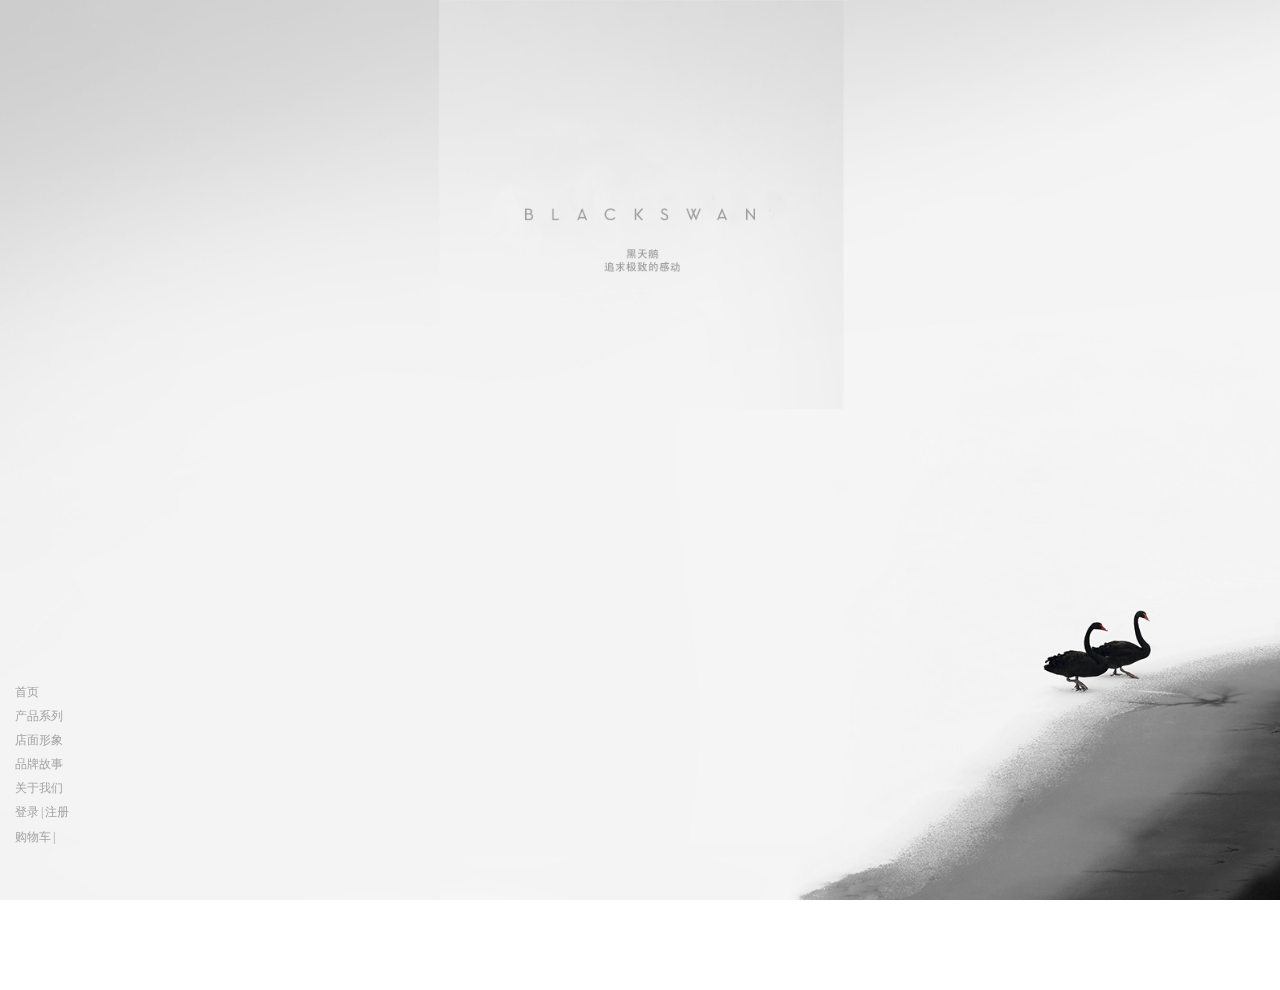
<file: index.htm>
<!DOCTYPE html>
<html>
<head lang="en">
    <meta charset="UTF-8">
    <meta name="viewport" content="width=device-width, user-scalable=no, initial-scale=1.0, maximum-scale=1.0, minimum-scale=1.0"/>
    <title>黑天鹅蛋糕 | BLACKSWAN</title>
    <link rel="stylesheet" href="css/basic.css" tppabs="http://121.43.231.188/yuanfang/Blackswancake/css/basic.css"/>
    <link rel="stylesheet" href="css/index.css" tppabs="http://121.43.231.188/yuanfang/Blackswancake/css/index.css"/>
    <link rel="shortcut icon" href="favicon.ico" tppabs="http://121.43.231.188/yuanfang/Blackswancake/favicon.ico">
    <script src="lib/jquery/jquery-1.11.3.js" tppabs="http://121.43.231.188/yuanfang/Blackswancake/lib/jquery/jquery-1.11.3.js"></script>
    <script>
        $(function(){
            var cityName=window.location.hash.slice(1);
            $("#cityName").html(cityName);
        })
    </script>
</head>
<body>
<!--锚点部分-->
<div class="links">
    <a href="#" name="北京"></a>
    <a href="#" name="天津"></a>
    <a href="#" name="塘沽"></a>
    <a href="#" name="长春"></a>
    <a href="#" name="成都"></a>
    <a href="#" name="沈阳"></a>
    <a href="#" name="大连"></a>
    <a href="#" name="哈尔滨"></a>
    <a href="#" name="石家庄"></a>
</div>
<!--logo部分-->
<div class="mainLogo"></div>
<!--index页面导航条开始-->
    <div class="nav">
        <ul>
            <li><a href="index.html" tppabs="http://121.43.231.188/yuanfang/Blackswancake/index.html">首页</a></li>
            <li><a href="html/category.html" tppabs="http://121.43.231.188/yuanfang/Blackswancake/html/category.html">产品系列</a></li>
            <li><a href="html/store.html" tppabs="http://121.43.231.188/yuanfang/Blackswancake/html/store.html">店面形象</a></li>
            <li><a href="html/brandImage.html" tppabs="http://121.43.231.188/yuanfang/Blackswancake/html/brandImage.html">品牌故事</a></li>
            <li><a href="html/aboutUs.html" tppabs="http://121.43.231.188/yuanfang/Blackswancake/html/aboutUs.html">关于我们</a></li>
            <li><a href="html/login.html" tppabs="http://121.43.231.188/yuanfang/Blackswancake/html/login.html" class="fl">登录</a><span class="fl"> | </span><a href="html/login.html" tppabs="http://121.43.231.188/yuanfang/Blackswancake/html/login.html" class="fl">注册</a></li>
            <li><a href="html/cart.html" tppabs="http://121.43.231.188/yuanfang/Blackswancake/html/cart.html" class="fl">购物车</a><span class="fl"> | </span><a href="javascript:if(confirm(%27http://121.43.231.188/yuanfang/selectCityPage.html  \n\nThis file was not retrieved by Teleport Pro, because it is addressed on a domain or path outside the boundaries set for its Starting Address.  \n\nDo you want to open it from the server?%27))window.location=%27http://121.43.231.188/yuanfang/selectCityPage.html%27" tppabs="http://121.43.231.188/yuanfang/selectCityPage.html" id="cityName" class="fl">北京</a></li>
        </ul>
    </div>
<!--index页面导航条结束-->
</body>
</html>
</file>
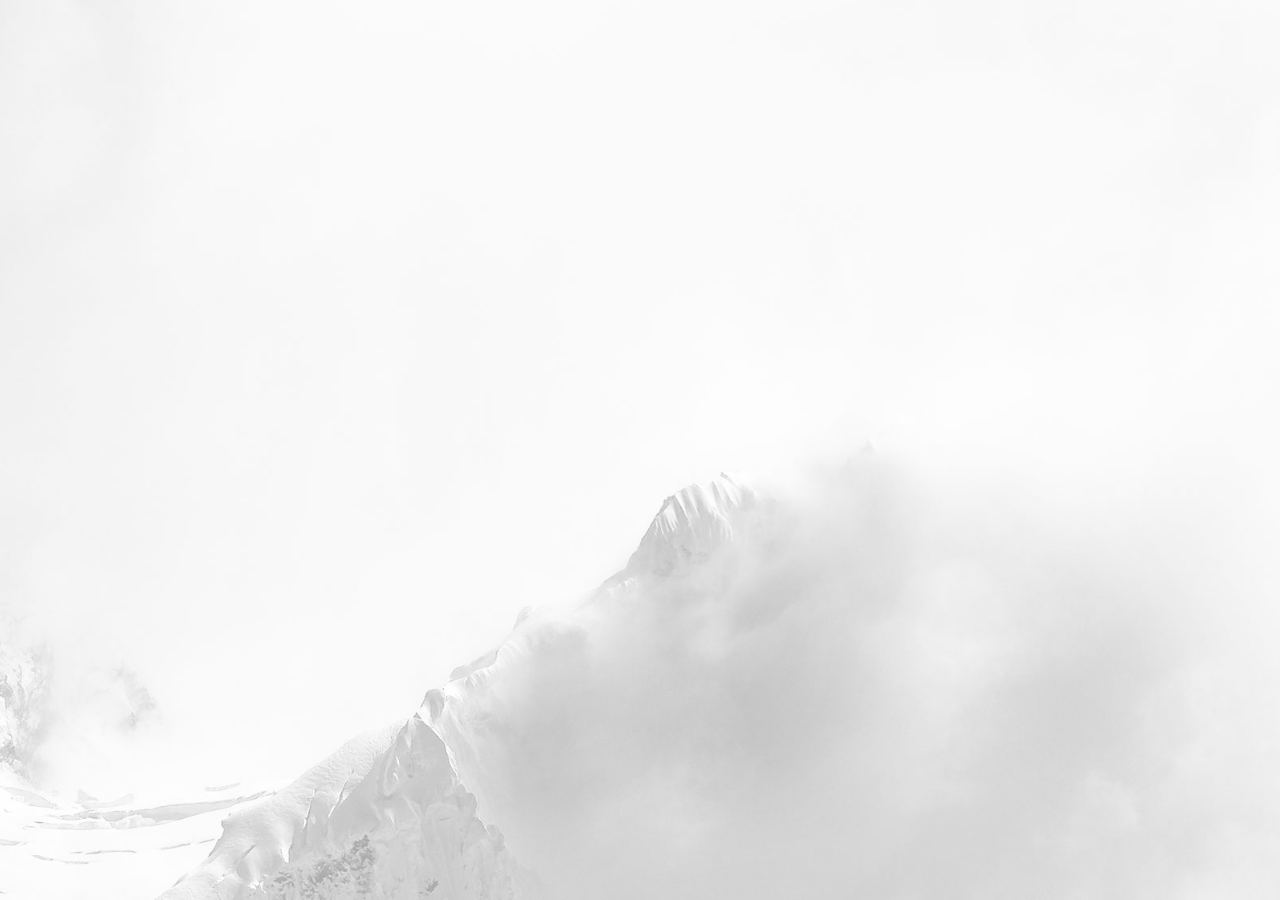
<file: selectCityPage.html>
<!DOCTYPE html>
<html>
<head lang="en">
    <meta charset="UTF-8">
    <meta name="viewport" content="width=device-width, user-scalable=no, initial-scale=1.0, maximum-scale=1.0, minimum-scale=1.0"/>
    <title>黑天鹅蛋糕 | BLACKSWAN</title>
    <link rel="stylesheet" href="css/basic.css" tppabs="http://121.43.231.188/yuanfang/Blackswancake/css/basic.css"/>
    <link rel="stylesheet" href="css/citySelectPage.css" tppabs="http://121.43.231.188/yuanfang/Blackswancake/css/citySelectPage.css"/>
    <link rel="shortcut icon" href="favicon.ico" tppabs="http://121.43.231.188/yuanfang/Blackswancake/favicon.ico">
    <script src="lib/jquery/jquery-1.11.3.js" tppabs="http://121.43.231.188/yuanfang/Blackswancake/lib/jquery/jquery-1.11.3.js"></script>
</head>
<body>
<!--选择城市以后,出现的加载动态图片-->
<div class="loging"></div>
<!--首页遮罩层-->
<div class="index_mask"></div>
<!--首页主体部分开始-->
<div class="main" id="index_main">
    <!--城市选择下拉框-->
    <div class="cities">
        <span>选择城市</span>
        <i class="dropMenu_arrow"></i>
        <ul class="cityList">
            <li>北京</li>
            <li>天津</li>
            <li>塘沽</li>
            <li>长春</li>
            <li>成都</li>
            <li>沈阳</li>
            <li>大连</li>
            <li>哈尔滨</li>
            <li>石家庄</li>
        </ul>
    </div>
</div>

</body>
</html>
<script src="js/citySelectPage.js" tppabs="http://121.43.231.188/yuanfang/Blackswancake/js/citySelectPage.js"></script>
</file>
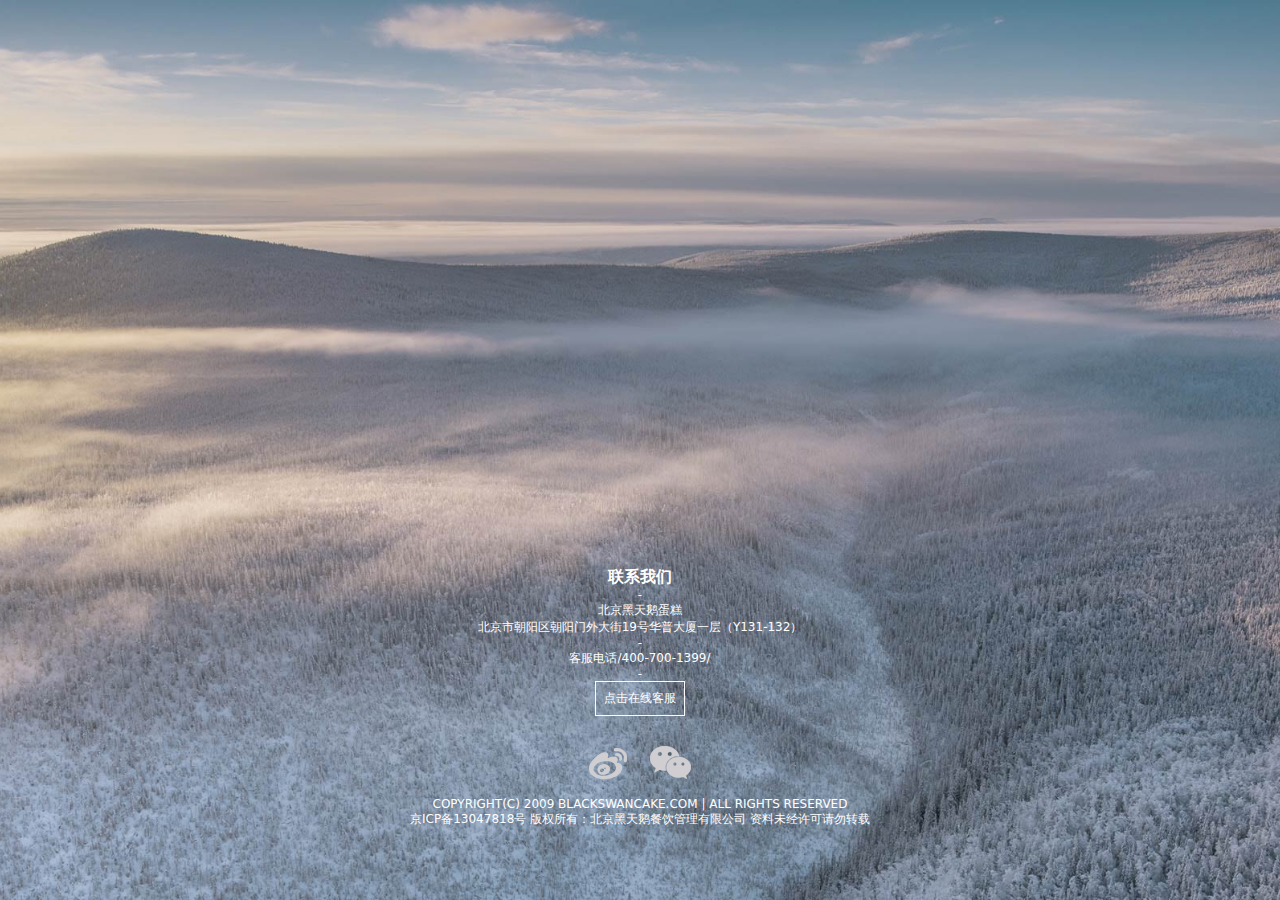
<file: html/aboutUs.html>
<!DOCTYPE html>
<html>
<head lang="en">
    <meta charset="UTF-8">
    <meta name="viewport" content="width=device-width, user-scalable=no, initial-scale=1.0, maximum-scale=1.0, minimum-scale=1.0"/>
    <title>黑天鹅蛋糕 | BLACKSWAN</title>
    <link rel="stylesheet" href="../css/basic.css" tppabs="http://121.43.231.188/yuanfang/Blackswancake/css/basic.css"/>
    <link rel="stylesheet" href="../css/aboutUs.css" tppabs="http://121.43.231.188/yuanfang/Blackswancake/css/aboutUs.css"/>
    <link rel="shortcut icon" href="../favicon.ico" tppabs="http://121.43.231.188/yuanfang/Blackswancake/favicon.ico">
    <script src="../lib/jquery/jquery-1.11.3.js" tppabs="http://121.43.231.188/yuanfang/Blackswancake/lib/jquery/jquery-1.11.3.js"></script>
</head>
<body>
<div class="aboutUs">
    <h3>联系我们</h3>
    <span>-</span>
    <p>北京黑天鹅蛋糕</p>
    <p>北京市朝阳区朝阳门外大街19号华普大厦一层（Y131-132）</p>
    <span>-</span>
    <p>客服电话/400-700-1399/</p>
    <span>-</span><br/>
    <a href="javascript:if(confirm(%27http://leavemsg.tq.cn/vip/leavemsg.do?action=leavemsg&tag=leavemsg&admiuin=8554949&uin=9285222&ltype=1&agentid=0&style=4&page=http://www.blackswancake.com/page/culture&iscallback=1&is_message_sms=0&is_send_mail=0&logoLink=http://mdb.tq.cn/mj/services/logofile/logo/8554949&isAgent=0&sort=2&page_templete_id=47413&rand=7978257859286917&clientid=&localurl=http://www.blackswancake.com/page/tel&nocache=0.7800681171938777  \n\nThis file was not retrieved by Teleport Pro, because it is addressed on a domain or path outside the boundaries set for its Starting Address.  \n\nDo you want to open it from the server?%27))window.location=%27http://leavemsg.tq.cn/vip/leavemsg.do?action=leavemsg&tag=leavemsg&admiuin=8554949&uin=9285222&ltype=1&agentid=0&style=4&page=http://www.blackswancake.com/page/culture&iscallback=1&is_message_sms=0&is_send_mail=0&logoLink=http://mdb.tq.cn/mj/services/logofile/logo/8554949&isAgent=0&sort=2&page_templete_id=47413&rand=7978257859286917&clientid=&localurl=http://www.blackswancake.com/page/tel&nocache=0.7800681171938777%27" tppabs="http://leavemsg.tq.cn/vip/leavemsg.do?action=leavemsg&tag=leavemsg&admiuin=8554949&uin=9285222&ltype=1&agentid=0&style=4&page=http://www.blackswancake.com/page/culture&iscallback=1&is_message_sms=0&is_send_mail=0&logoLink=http://mdb.tq.cn/mj/services/logofile/logo/8554949&isAgent=0&sort=2&page_templete_id=47413&rand=7978257859286917&clientid=&localurl=http://www.blackswancake.com/page/tel&nocache=0.7800681171938777" target="_blank">点击在线客服</a>
    <div class="contact">
        <span class="weiBo"></span>
        <span class="weChat">
            <span class="code"></span>
        </span>
    </div>
    <p>COPYRIGHT(C) 2009 BLACKSWANCAKE.COM | ALL RIGHTS RESERVED</p>
    <p>京ICP备13047818号 版权所有：北京黑天鹅餐饮管理有限公司 资料未经许可请勿转载</p>
</div>

</body>
</html>
<script>
    $(function(){
        $(".weChat").hover(function(){
            $(".code").show();
        },function(){
            $(".code").hide();
        })
    })
</script>
</file>
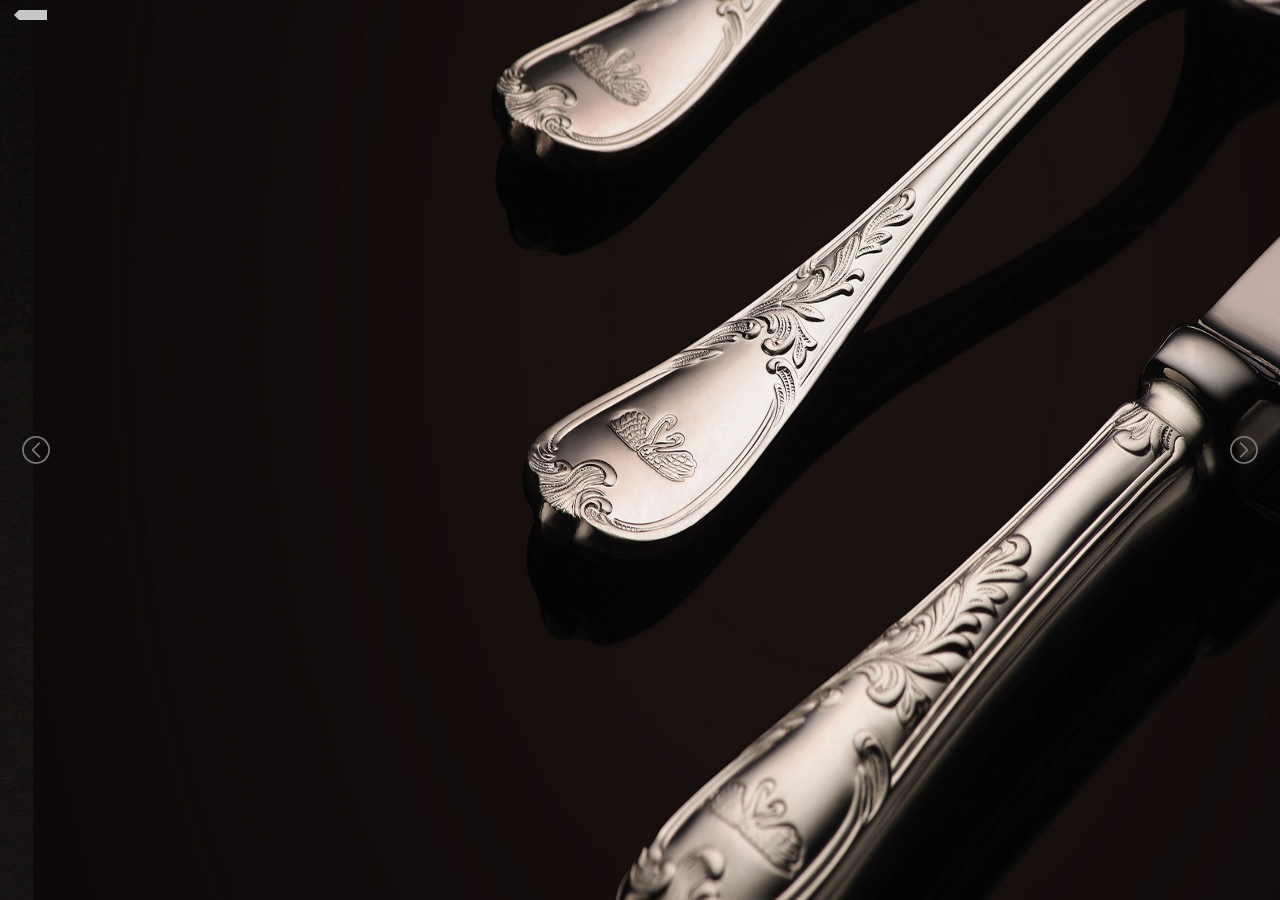
<file: html/afternoonTea.html>
<!DOCTYPE html>
<html lang="en">

<head>
    <meta charset="UTF-8">
    <meta name="viewport" content="width=device-width, user-scalable=no, initial-scale=1.0, maximum-scale=1.0, minimum-scale=1.0"/>
    <title>黑天鹅蛋糕 | BLACKSWAN</title>
    <link rel="stylesheet" href="../css/basic.css" tppabs="http://121.43.231.188/yuanfang/Blackswancake/css/basic.css"/>
    <link rel="stylesheet" href="../css/afternoonTea.css" tppabs="http://121.43.231.188/yuanfang/Blackswancake/css/afternoonTea.css"/>
    <link rel="shortcut icon" href="../favicon.ico" tppabs="http://121.43.231.188/yuanfang/Blackswancake/favicon.ico">
    <script src="../lib/jquery/jquery-1.11.3.js" tppabs="http://121.43.231.188/yuanfang/Blackswancake/lib/jquery/jquery-1.11.3.js"></script>
</head>

<body scroll="no">
<div class="afternoonTea">
    <div class="nav nav2 nav3">
        <span class="navIcon"></span>
        <ul>
            <li><a href="javascript:;" id="goback">返回</a></li>
            <li><a href="newSerialProducts.html" tppabs="http://121.43.231.188/yuanfang/Blackswancake/html/newSerialProducts.html">全新系列</a></li>
            <li><a href="classic.html" tppabs="http://121.43.231.188/yuanfang/Blackswancake/html/classic.html">经典系列</a></li>
            <li><a href="category.html" tppabs="http://121.43.231.188/yuanfang/Blackswancake/html/category.html">产品系列</a></li>
            <li><a href="../index.html" tppabs="http://121.43.231.188/yuanfang/Blackswancake/index.html">首页</a></li>
        </ul>
    </div>
    <div class="arrows">
        <span class="arrow_next"></span>
        <span class="arrow_prev"></span>
    </div>
    <div class="teaPros newProducts">
        <ul>
            <li>
                <div class="productsDetails">
                    <p>
                        “当时钟敲响四下时，世上的一切瞬间为茶而停”——英国民谣
                    </p>
                </div>
            </li>
            <li>
                <div class="productsDetails">
                    <div class="smallLogo">
                        <img src="../images/ms-logo.png" tppabs="http://121.43.231.188/yuanfang/Blackswancake/images/ms-logo.png" alt="">
                    </div>
                    <span>-</span>
                    <p>
                        1661年葡萄牙公主凯瑟琳嫁给英王查理二世，给英国人带去了饮茶的习惯<br/>
                        1840年贝德福德公爵夫人安娜发明了用红茶、奶油和吐司来消磨下午闲暇的方法
                    </p>
                    <span>-</span>

                    <p>
                        维多利亚女王是下午茶的热衷者，在她的带动下，下午茶风行英国上流社会
                    </p>
                    <span>-</span>

                    <p>
                        每天下午四点， “世上的一切瞬间为茶而停”
                    </p>
                    <span>-</span>
                </div>
            </li>
            <li>
                <div class="productsDetails">
                    <div class="smallLogo">
                        <img src="../images/logo-bai1508.png" tppabs="http://121.43.231.188/yuanfang/Blackswancake/images/logo-bai1508.png" alt="">
                    </div>
                    <span>-</span>

                    <p>
                        法国顶级米其林三星餐厅Pierre Gagnaire首席甜品主厨, <br/>
                        自1968年开始连续48年之久坐拥米其林三星的神话级厨师特鲁瓦<br/>
                        格罗（Michel Troisgros）指名甜点主厨
                    </p>
                    <span>-</span>

                    <p>
                        她是亚洲人，却在高手如林的法国西点界平步青云<br/>
                        短短四年间，一跃成为米其林三星餐厅首席蛋糕师<br/>
                        长江桂子女士带着追求极致的米其林三星标准，<br/>
                        与黑天鹅西点师耗时2年，共同创作出顶级西点和英式法式下午茶。<br/>
                        这里有底蕴深厚的法式甜品工艺，更有精致到毫厘的日式美学，<br/>
                        为视觉和味蕾带来绝妙的享受。
                    </p>
                    <span>-</span>
                </div>
            </li>
            <li>
                <div class="productsDetails">
                    <div class="smallLogo">
                        <img src="../images/logo-bai1508.png" tppabs="http://121.43.231.188/yuanfang/Blackswancake/images/logo-bai1508.png" alt="">
                    </div>
                    <span>-</span>

                    <p>
                        神秘星空</p>
                    <span>-</span>

                    <p>
                        深邃夜空，繁星满天，<br/>
                        “生命之球”象征生命在永恒时空中的自我进化与圆满，<br/>
                        球内是马斯卡彭提拉米苏慕斯 、黑咖啡冰淇淋和酸甜橙子酱，<br/>
                        丰富饱满而不乏矛盾的口味不可思议地达到微妙的平衡，<br/>
                        令人有强烈的满足感。
                    </p>
                    <span>-</span>
                </div>
            </li>
            <li>
                <div class="productsDetails">
                    <div class="smallLogo">
                        <img src="../images/logo-bai1508.png" tppabs="http://121.43.231.188/yuanfang/Blackswancake/images/logo-bai1508.png" alt="">
                    </div>
                    <span>-</span>

                    <p>
                        缤纷之季</p>
                    <span>-</span>

                    <p>
                        绚丽成熟的季节，<br/>
                        红与黄，<br/>
                        椰子冰淇淋与热带水果，<br/>
                        组成巴洛克风格的回旋曲，<br/>
                        细腻、明亮、热烈，<br/>
                        邀您尽情畅享生命的欢愉。
                    </p>
                    <span>-</span>
                </div>
            </li>
            <li>
                <div class="productsDetails">
                    <div class="smallLogo">
                        <img src="../images/logo-bai1508.png" tppabs="http://121.43.231.188/yuanfang/Blackswancake/images/logo-bai1508.png" alt="">
                    </div>
                    <span>-</span>

                    <p>
                        黑天鹅英式下午茶从茶品、茶点、茶具到摆盘<br/>
                        都延续了维多利亚时代的典雅气质<br/>
                        并以米其林三星标准为您提供服务
                    </p>
                    <span>-</span>
                </div>
            </li>
            <li>
                <div class="productsDetails">
                    <div class="smallLogo">
                        <img src="../images/ms-logo.png" tppabs="http://121.43.231.188/yuanfang/Blackswancake/images/ms-logo.png" alt="">
                    </div>
                    <span>-</span>

                    <p>
                        洁净宽敞的环境、柔和自然的光线<br/>
                        专为黑天鹅演奏的下午茶背景音乐<br/>
                        让您的午后时光无比惬意、优雅<br/>
                        敬请预约茶座，电话：400-700-1399
                    </p>
                    <span>-</span>
                </div>
            </li>
        </ul>
    </div>
</div>
</body>
<script src="../js/base.js" tppabs="http://121.43.231.188/yuanfang/Blackswancake/js/base.js"></script>
<script src="../js/afternoonTea.js" tppabs="http://121.43.231.188/yuanfang/Blackswancake/js/afternoonTea.js"></script>

</html>
</file>
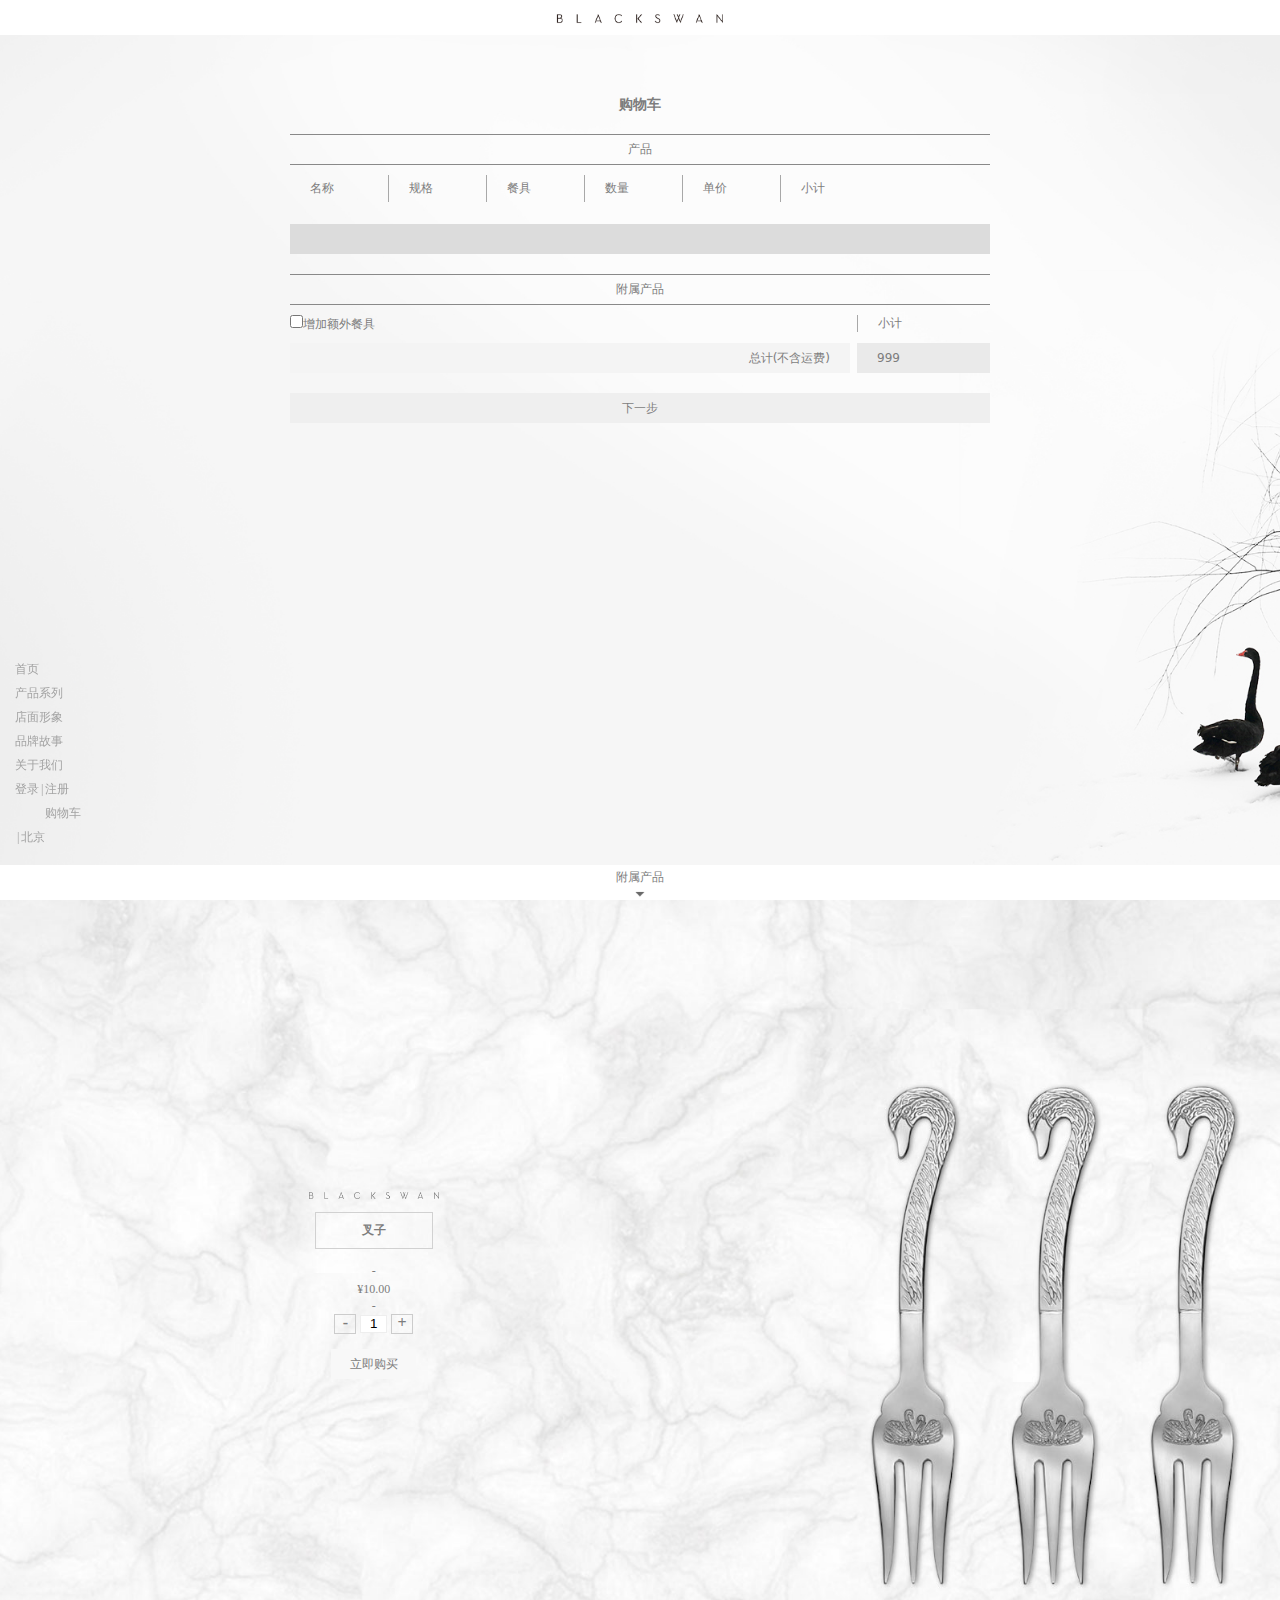
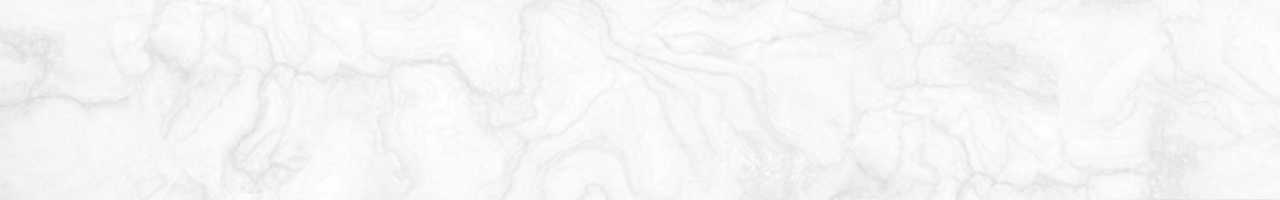
<file: html/cart.html>
<!DOCTYPE html>
<html>
<head lang="en">
    <meta charset="UTF-8">
    <title>黑天鹅蛋糕 | BLACKSWAN</title>
    <meta name="viewport" content="width=device-width, user-scalable=no, initial-scale=1.0, maximum-scale=1.0, minimum-scale=1.0"/>
    <link rel="stylesheet" href="../css/basic.css" tppabs="http://121.43.231.188/yuanfang/Blackswancake/css/basic.css"/>
    <link rel="stylesheet" href="../css/cart.css" tppabs="http://121.43.231.188/yuanfang/Blackswancake/css/cart.css"/>
    <link rel="shortcut icon" href="../favicon.ico" tppabs="http://121.43.231.188/yuanfang/Blackswancake/favicon.ico">
    <script src="../lib/jquery/jquery-1.11.3.js" tppabs="http://121.43.231.188/yuanfang/Blackswancake/lib/jquery/jquery-1.11.3.js"></script>
</head>
<body>
<!--页面导航-->
<div class="nav">
    <ul>
        <li><a href="../index.html" tppabs="http://121.43.231.188/yuanfang/Blackswancake/index.html">首页</a></li>
        <li><a href="category.html" tppabs="http://121.43.231.188/yuanfang/Blackswancake/html/category.html">产品系列</a></li>
        <li><a href="store.html" tppabs="http://121.43.231.188/yuanfang/Blackswancake/html/store.html">店面形象</a></li>
        <li><a href="brandImage.html" tppabs="http://121.43.231.188/yuanfang/Blackswancake/html/brandImage.html">品牌故事</a></li>
        <li><a href="aboutUs.html" tppabs="http://121.43.231.188/yuanfang/Blackswancake/html/aboutUs.html">关于我们</a></li>
        <li><a href="login.html" tppabs="http://121.43.231.188/yuanfang/Blackswancake/html/login.html" class="fl">登录</a><span class="fl"> | </span><a href="login.html" tppabs="http://121.43.231.188/yuanfang/Blackswancake/html/login.html" class="fl">注册</a></li>
        <li><a href="cart.html" tppabs="http://121.43.231.188/yuanfang/Blackswancake/html/cart.html" class="fl">购物车</a><span class="fl"> | </span><a href="javascript:if(confirm(%27http://121.43.231.188/yuanfang/Blackswancake/html/selectCityPage.html  \n\nThis file was not retrieved by Teleport Pro, because the server reports that this file cannot be found.  \n\nDo you want to open it from the server?%27))window.location=%27http://121.43.231.188/yuanfang/Blackswancake/html/selectCityPage.html%27" tppabs="http://121.43.231.188/yuanfang/Blackswancake/html/selectCityPage.html" id="cityName" class="fl">北京</a></li>
    </ul>
</div>
<div class="cart">
    <div class="header">
        <img src="../images/logo.png" tppabs="http://121.43.231.188/yuanfang/Blackswancake/images/logo.png" alt=""/>
    </div>
    <div class="main">
        <div class="cartPro">
            <h3>购物车</h3>

            <div class="pros">产品</div>
            <div class="cartBox">
                <dl>
                    <dt>名称</dt>
                    <dt>规格</dt>
                    <dt>餐具</dt>
                    <dt>数量</dt>
                    <dt>单价</dt>
                    <dt>小计</dt>
                </dl>
            </div>
            <div class="line"></div>
            <div class="auxiliary">附属产品</div>
            <div class="auxiliaryBox">
                <dl>
                    <dt class='addDishes'>
                        <span>
                            <input type="checkbox" name="" id=""/>增加额外餐具
                        </span>
                    </dt>
                    <dt class="count"><span>小计</span></dt>
                </dl>
                <dl class="total">
                    <dt class='addDishes all'><span>总计(不含运费)</span></dt>
                    <dt class="count price"><span class="totalPrice">999</span></dt>
                </dl>
            </div>
            <div class="nextStep">
                <a href="javascript:;">下一步</a>
            </div>
        </div>
    </div>
    <div class="fushu">
        <a href="#fushu">附属产品</a>
        <span class='triangle'></span>
    </div>
</div>
<div class="fushuPage" id="fushu">
    <div class="newProducts">
        <ul>
            <li>
                <div class="productsDetails">
                    <div class="smallLogo">
                        <img src="../images/ms-logo.png" tppabs="http://121.43.231.188/yuanfang/Blackswancake/images/ms-logo.png" alt="">
                    </div>
                    <h3>叉子</h3>
                    <span>-</span>
                    <p>
                       ¥10.00
                    </p>
                    <span>-</span>
                    <div class="qty">
                        <span id="reduce">-</span>
                        <input type="text" value="1" id="qty"/>
                        <span id="add">+</span>
                        <div class="buy">
                            <a href="javascript:;">立即购买</a>
                        </div>
                    </div>
                </div>
            </li>
        </ul>
    </div>
</div>
</body>
</html>
<script src="../js/store.js" tppabs="http://121.43.231.188/yuanfang/Blackswancake/js/store.js"></script>
<script src="../js/cart.js" tppabs="http://121.43.231.188/yuanfang/Blackswancake/js/cart.js"></script>
</file>
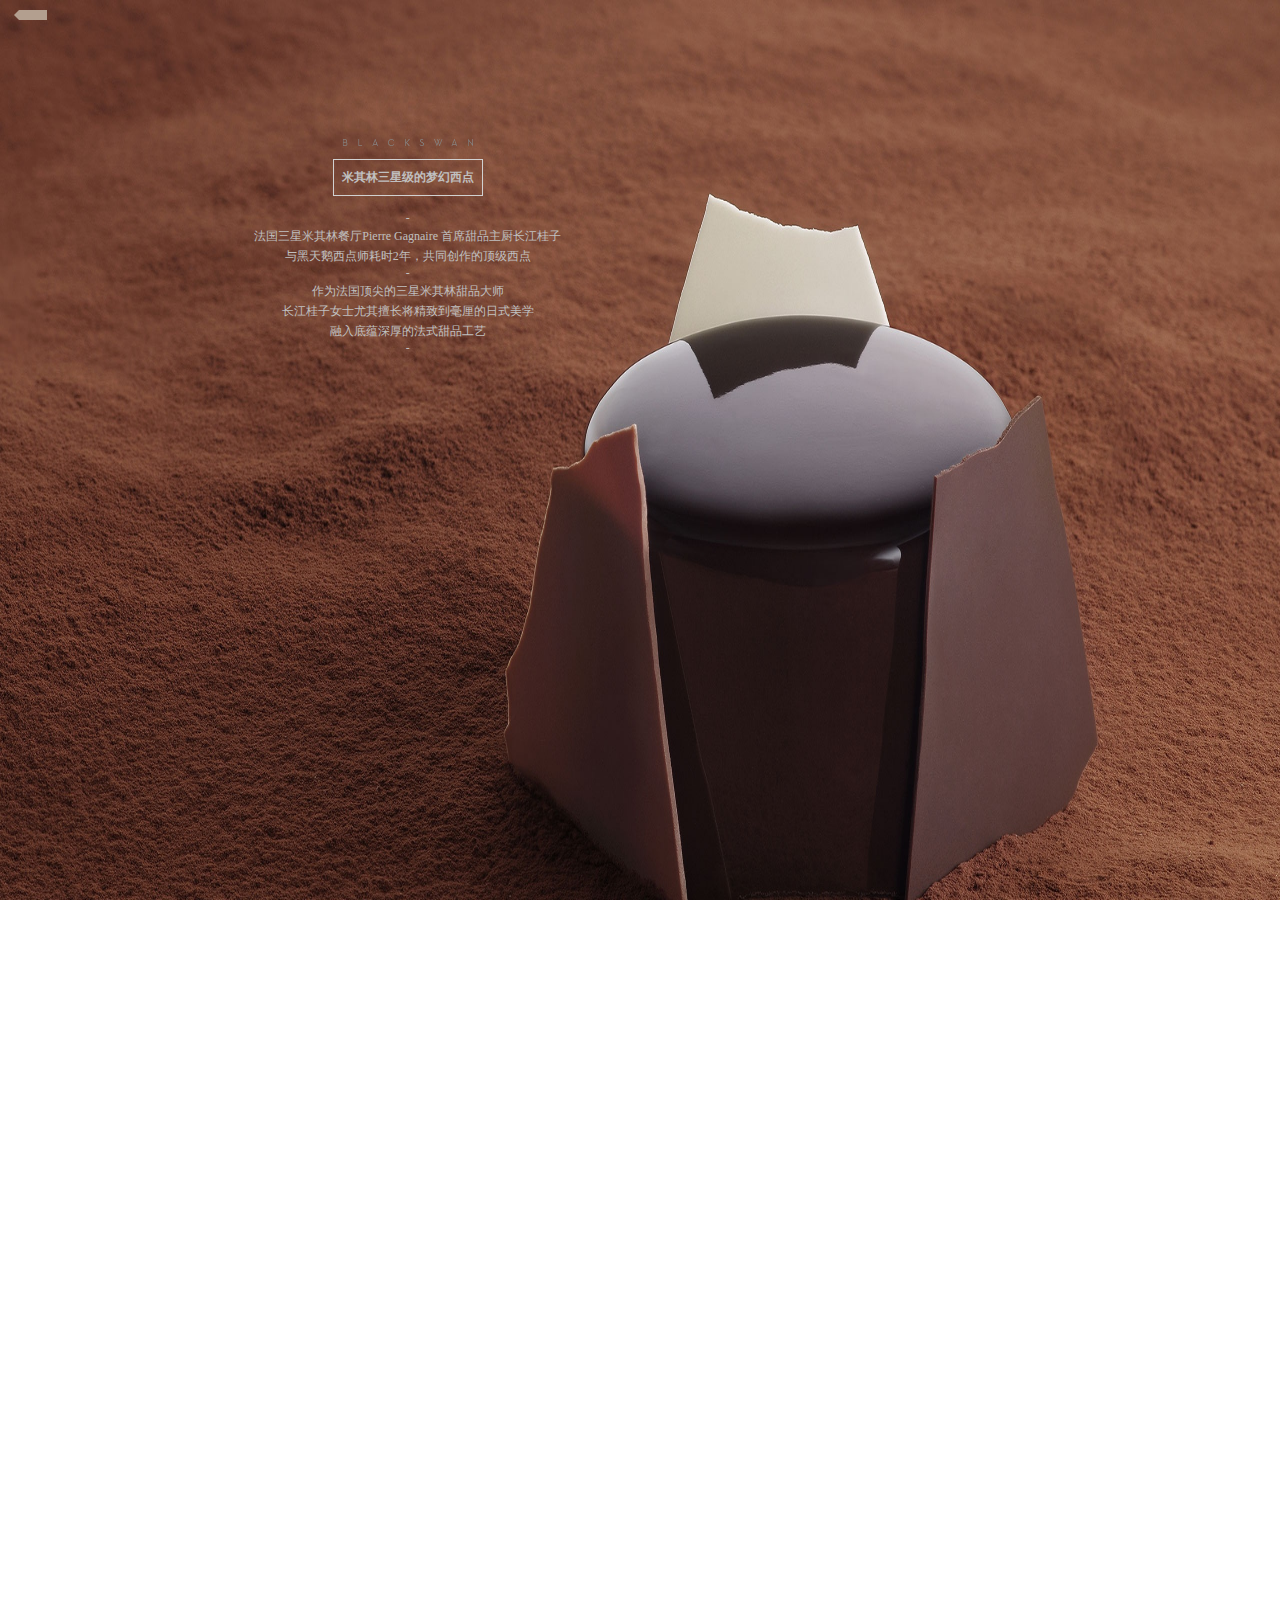
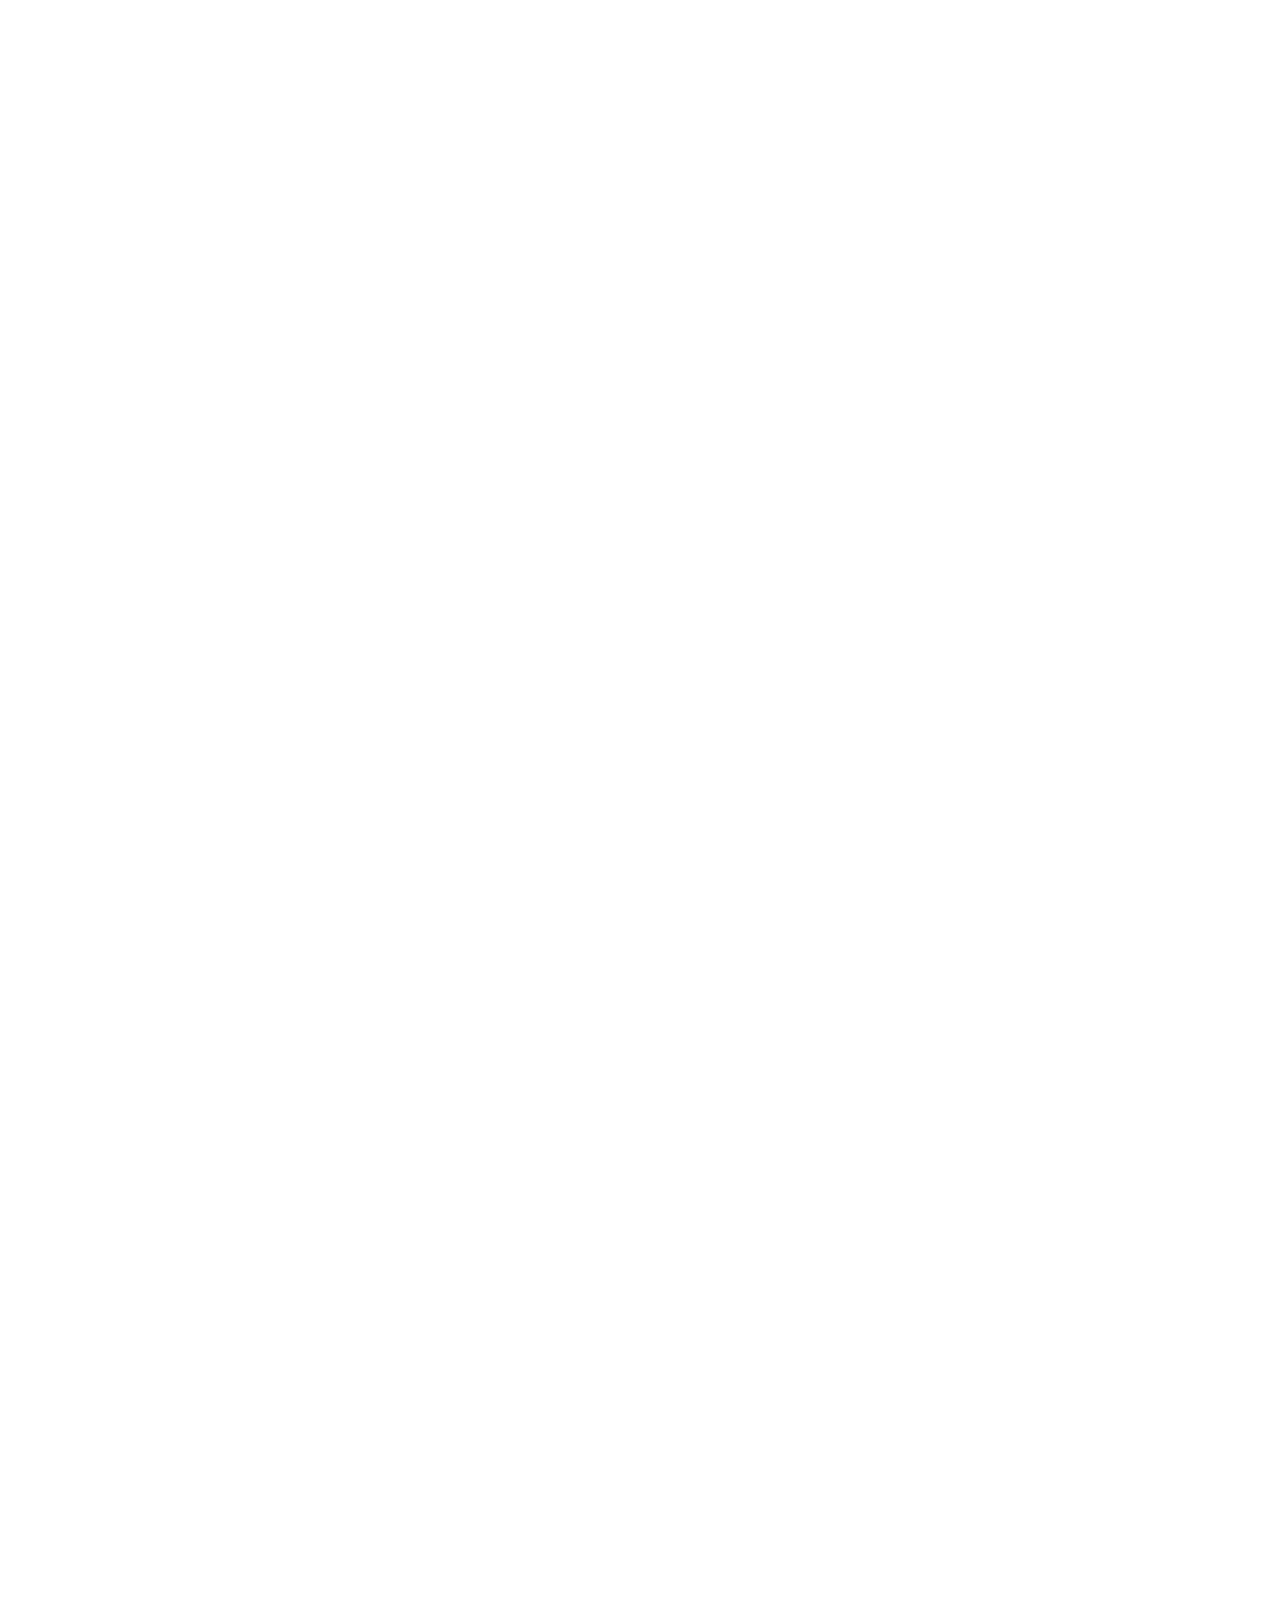
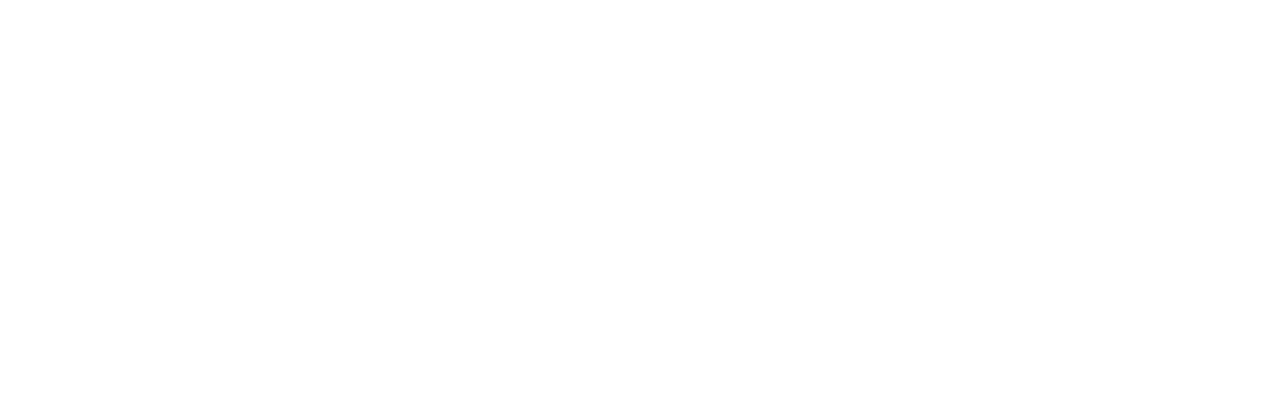
<file: html/desserts.html>
<!DOCTYPE html>
<html lang="en">

<head>
    <meta charset="UTF-8">
    <meta name="viewport" content="width=device-width, user-scalable=no, initial-scale=1.0, maximum-scale=1.0, minimum-scale=1.0"/>
    <title>黑天鹅蛋糕 | BLACKSWAN</title>
    <link rel="stylesheet" href="../css/basic.css" tppabs="http://121.43.231.188/yuanfang/Blackswancake/css/basic.css"/>
    <link rel="stylesheet" href="../css/desserts.css" tppabs="http://121.43.231.188/yuanfang/Blackswancake/css/desserts.css"/>
    <link rel="shortcut icon" href="../favicon.ico" tppabs="http://121.43.231.188/yuanfang/Blackswancake/favicon.ico">
    <script src="../lib/jquery/jquery-1.11.3.js" tppabs="http://121.43.231.188/yuanfang/Blackswancake/lib/jquery/jquery-1.11.3.js"></script>
</head>

<body scroll="no">
<div class="desserts">
    <div class="nav nav2">
        <span class="navIcon"></span>
        <ul>
            <li><a href="javascript:;" id="goback">返回</a></li>
            <li><a href="newSerialProducts.html" tppabs="http://121.43.231.188/yuanfang/Blackswancake/html/newSerialProducts.html">全新系列</a></li>
            <li><a href="classic.html" tppabs="http://121.43.231.188/yuanfang/Blackswancake/html/classic.html">经典系列</a></li>
            <li><a href="category.html" tppabs="http://121.43.231.188/yuanfang/Blackswancake/html/category.html">产品系列</a></li>
            <li><a href="../index.html" tppabs="http://121.43.231.188/yuanfang/Blackswancake/index.html">首页</a></li>
        </ul>
    </div>
    <div class="dessertsPros newProducts">
        <ul>
            <li>
                <div class="productsDetails">
                    <div class="smallLogo">
                        <img src="../images/ms-logo.png" tppabs="http://121.43.231.188/yuanfang/Blackswancake/images/ms-logo.png" alt="">
                    </div>
                    <h3>米其林三星级的梦幻西点</h3>
                    <span>-</span>

                    <p>
                        法国三星米其林餐厅Pierre Gagnaire 首席甜品主厨长江桂子
                        <br/> 与黑天鹅西点师耗时2年，共同创作的顶级西点
                    </p>
                    <span>-</span>

                    <p>作为法国顶尖的三星米其林甜品大师<br/>
                        长江桂子女士尤其擅长将精致到毫厘的日式美学<br/>
                        融入底蕴深厚的法式甜品工艺</p>
                    <span>-</span>
                </div>
            </li>
            <li>
                <div class="productsDetails">
                    <div class="smallLogo">
                        <img src="../images/ms-logo.png" tppabs="http://121.43.231.188/yuanfang/Blackswancake/images/ms-logo.png" alt="">
                    </div>
                    <span>-</span>
                    <p>巧克力朗姆榛果蛋糕</p>
                    <span>-</span>
                    <p>
                        选用黑天鹅专属72%Olor定制顶级巧克力，<br/>
                        由全球产量仅占1%的马达加斯加克里奥罗可可豆制作。<br/>
                        用淡爽的白朗姆酒慕斯夹层平衡巧克力的浓郁，<br/>
                        层次清晰，口味细腻，<br/>
                        完美演绎了法式与日式、丰富与简约、浓郁与清新的精致平衡。
                    </p>
                    <span>-</span>
                </div>
            </li>
            <li>
                <div class="productsDetails">
                    <div class="smallLogo">
                        <img src="../images/ms-logo.png" tppabs="http://121.43.231.188/yuanfang/Blackswancake/images/ms-logo.png" alt="">
                    </div>
                    <span>-</span>

                    <p>
                        生于日本著名料理世家，同时也是米其林甜品大师的长江老师。<br/>
                        用日本文化崇尚的简约、精致、细腻来改良法式西点工艺。
                    </p>
                    <span>-</span>

                    <p>
                        法式西点食材选用广泛，口味搭配浓郁而富有想象力。<br/>
                        长江老师将每一种天然食材的口味都发挥到极致，<br/>
                        用细腻温婉来平衡其浓烈直率，让西点达到更高层次的和谐精致。
                    </p>
                    <span>-</span>
                </div>
            </li>
            <li>
                <div class="productsDetails">
                    <div class="smallLogo">
                        <img src="../images/ms-logo.png" tppabs="http://121.43.231.188/yuanfang/Blackswancake/images/ms-logo.png" alt="">
                    </div>
                    <span>-</span>

                    <p>
                        典雅、优美、简洁的造型体现了黑天鹅一贯的艺术追求。</p>
                    <span>-</span>

                    <p>
                        西点是从眼睛开始，在味蕾上达到高潮，<br/>
                        最后，让喜悦久久萦迴在心中的艺术。<br/>
                    </p>
                    <span>-</span>
                </div>
            </li>
        </ul>
    </div>
</div>
</body>
<script src="../js/base.js" tppabs="http://121.43.231.188/yuanfang/Blackswancake/js/base.js"></script>

</html>
</file>
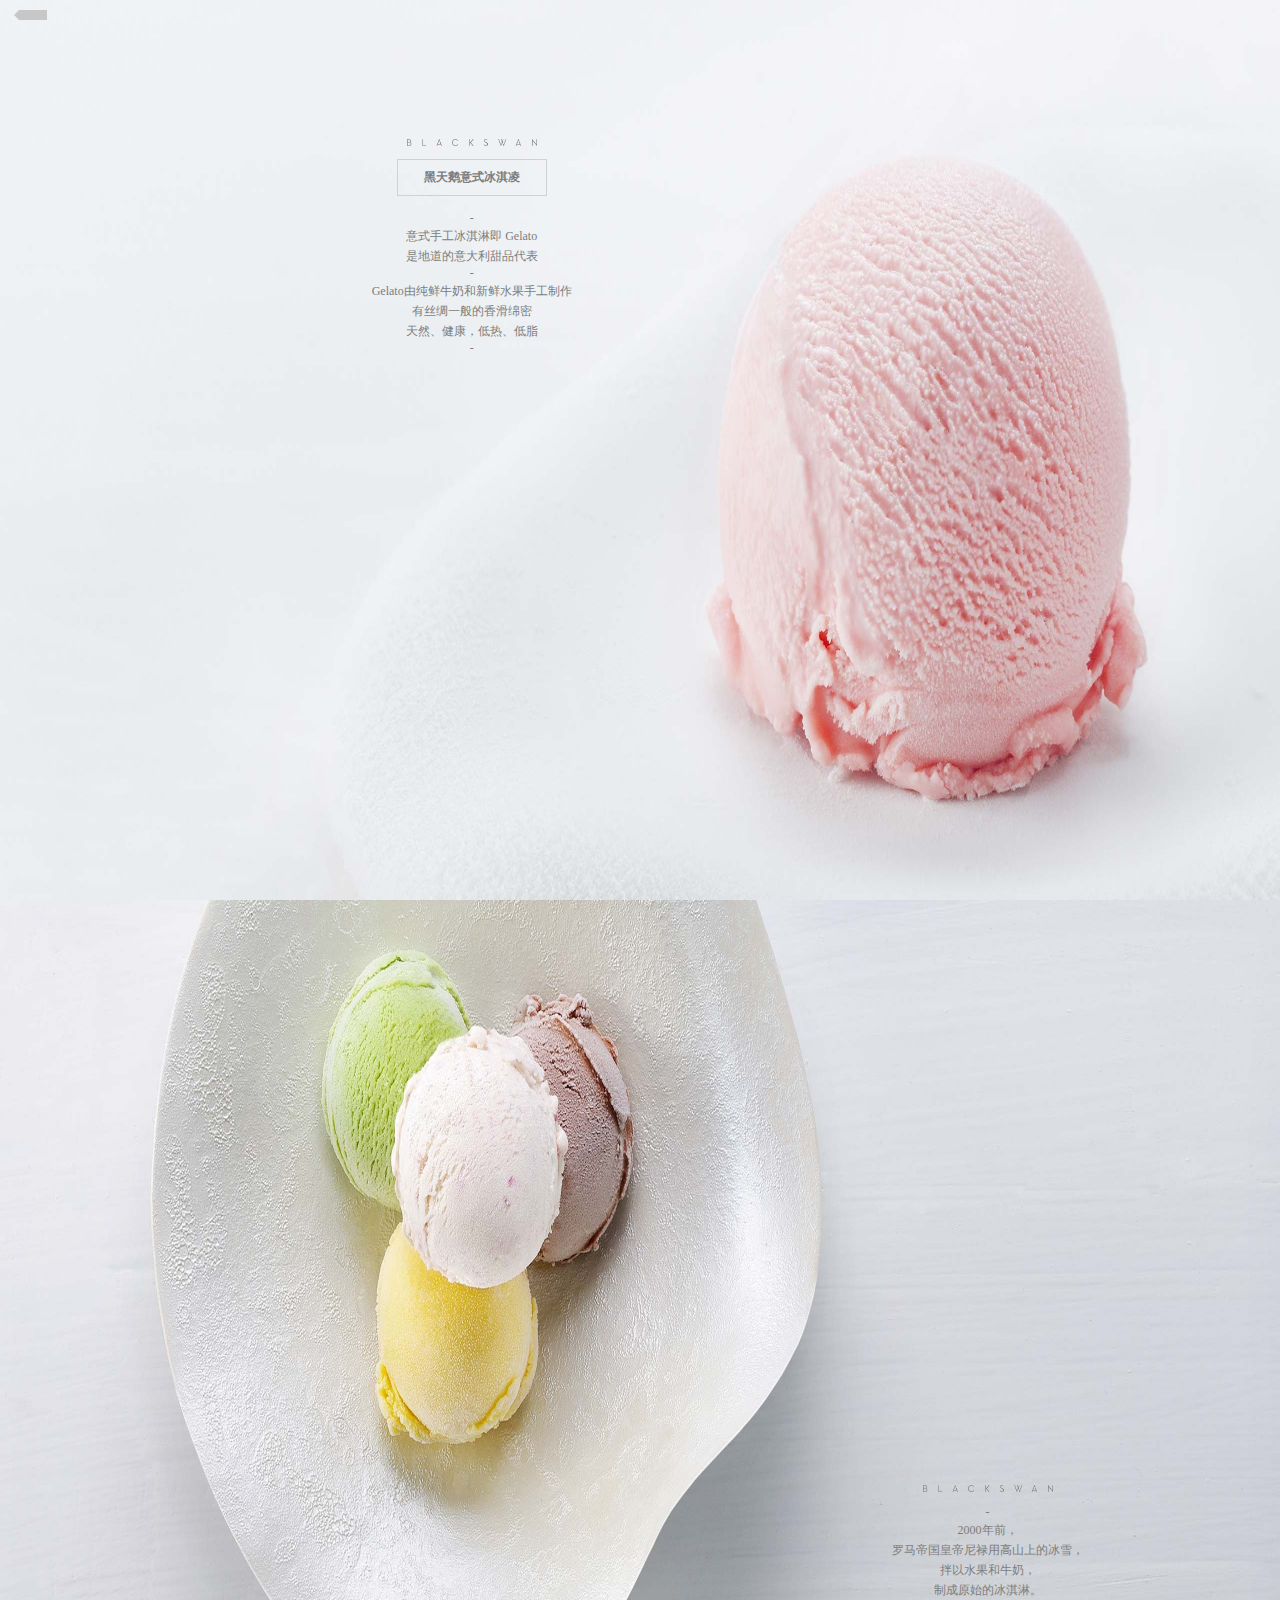
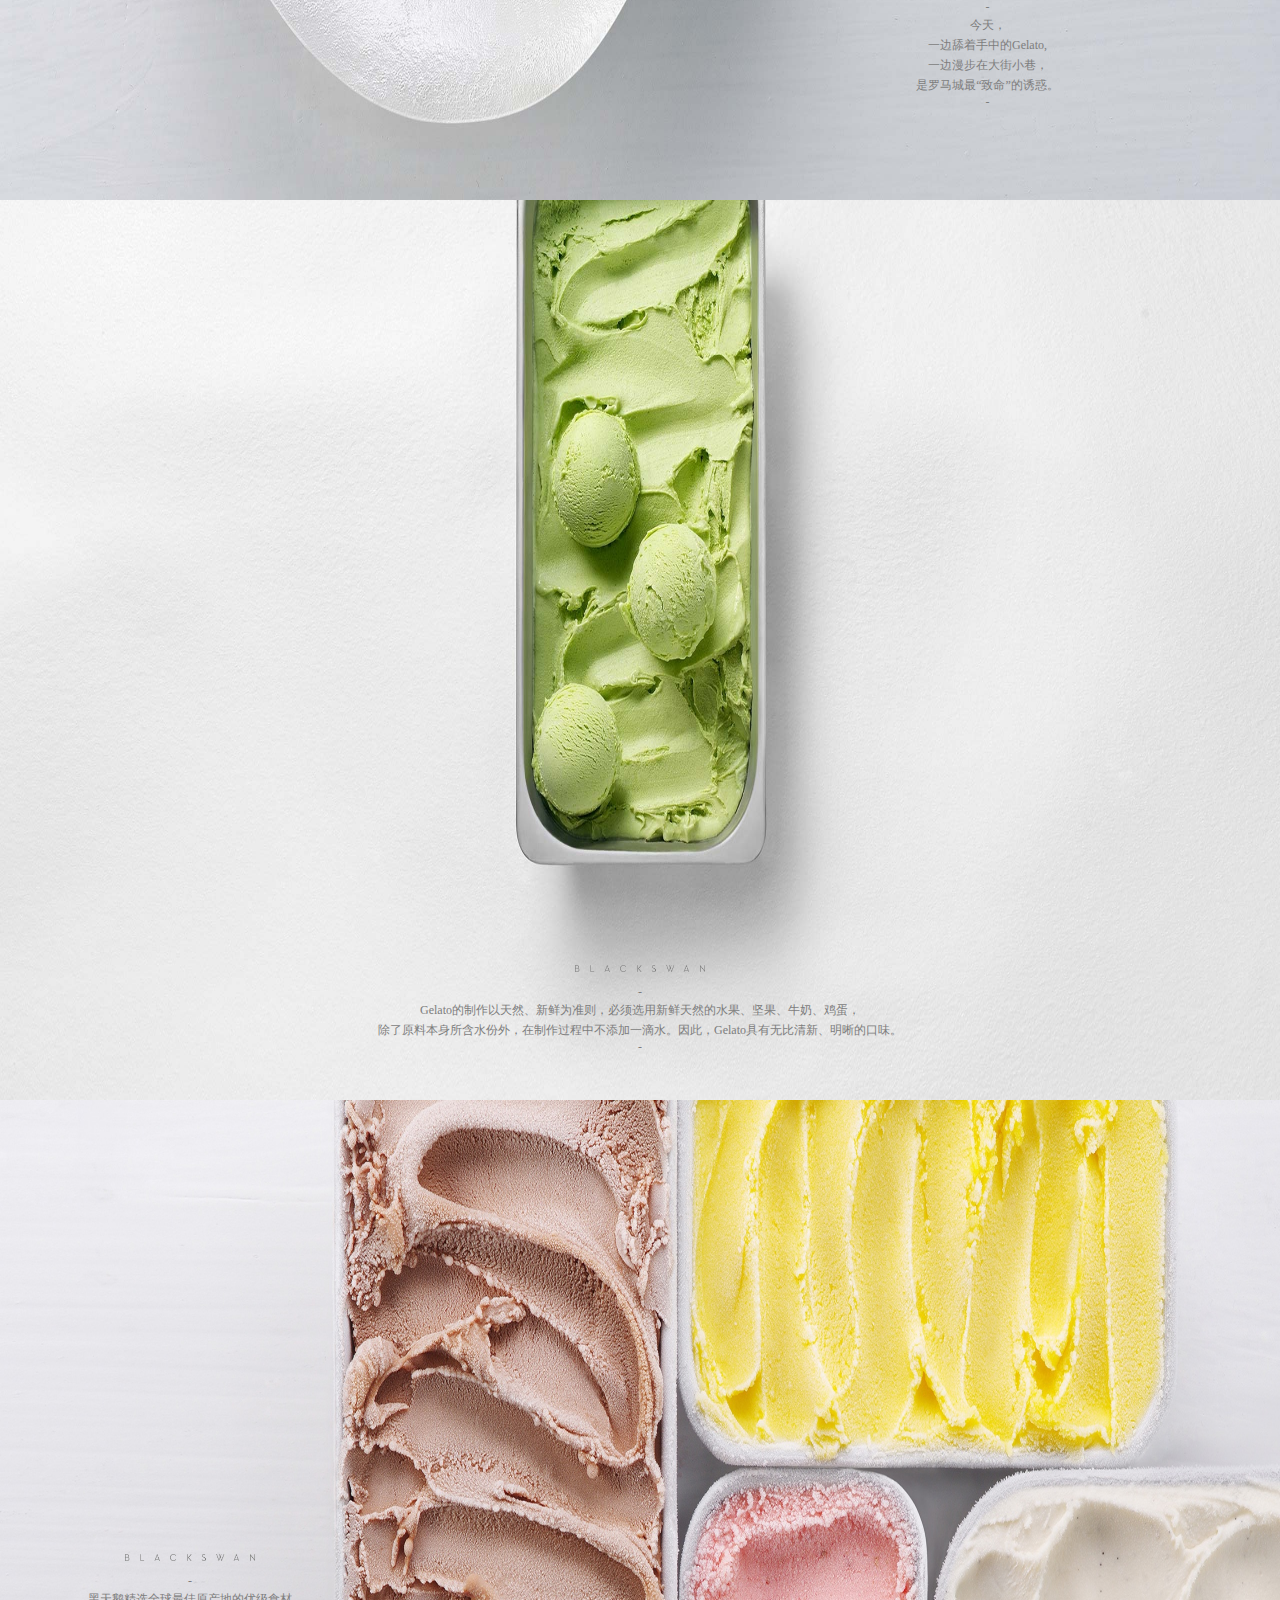
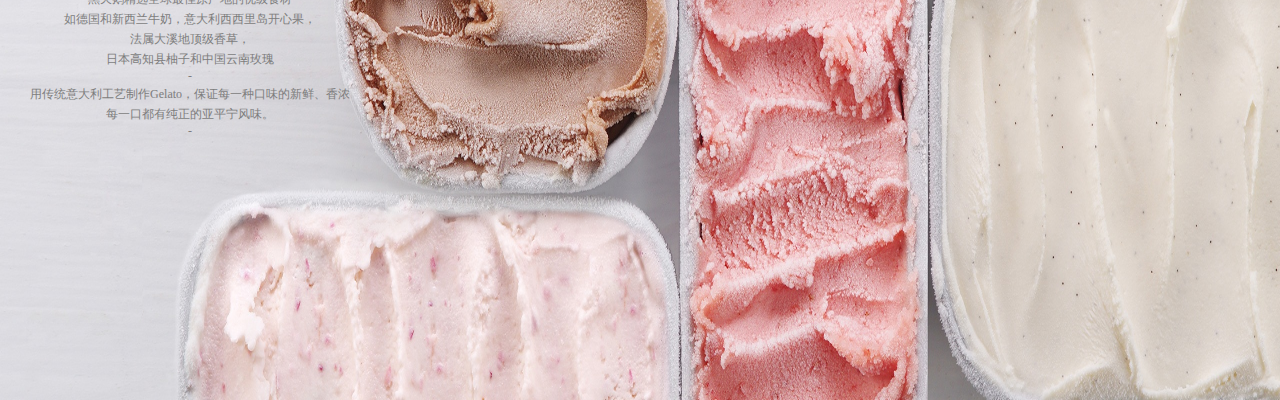
<file: html/iceCream.html>
<!DOCTYPE html>
<html lang="en">

<head>
    <meta charset="UTF-8">
    <title>黑天鹅蛋糕 | BLACKSWAN</title>
    <meta name="viewport" content="width=device-width, user-scalable=no, initial-scale=1.0, maximum-scale=1.0, minimum-scale=1.0"/>
    <link rel="stylesheet" href="../css/basic.css" tppabs="http://121.43.231.188/yuanfang/Blackswancake/css/basic.css"/>
    <link rel="stylesheet" href="../css/iceCream.css" tppabs="http://121.43.231.188/yuanfang/Blackswancake/css/iceCream.css"/>
    <link rel="shortcut icon" href="../favicon.ico" tppabs="http://121.43.231.188/yuanfang/Blackswancake/favicon.ico">
    <script src="../lib/jquery/jquery-1.11.3.js" tppabs="http://121.43.231.188/yuanfang/Blackswancake/lib/jquery/jquery-1.11.3.js"></script>
</head>

<body>
<div class="iceCream">
    <div class="nav nav2 nav3">
        <span class="navIcon"></span>
        <ul>
            <li><a href="javascript:;" id="goback">返回</a></li>
            <li><a href="newSerialProducts.html" tppabs="http://121.43.231.188/yuanfang/Blackswancake/html/newSerialProducts.html">全新系列</a></li>
            <li><a href="classic.html" tppabs="http://121.43.231.188/yuanfang/Blackswancake/html/classic.html">经典系列</a></li>
            <li><a href="category.html" tppabs="http://121.43.231.188/yuanfang/Blackswancake/html/category.html">产品系列</a></li>
            <li><a href="../index.html" tppabs="http://121.43.231.188/yuanfang/Blackswancake/index.html">首页</a></li>
        </ul>
    </div>
    <div class="iceCreamPros newProducts">
        <ul>
            <li>
                <div class="productsDetails">
                    <div class="smallLogo">
                        <img src="../images/ms-logo.png" tppabs="http://121.43.231.188/yuanfang/Blackswancake/images/ms-logo.png" alt="">
                    </div>
                    <h3>黑天鹅意式冰淇凌</h3>
                    <span>-</span>
                    <p>
                        意式手工冰淇淋即 Gelato
                        <br/> 是地道的意大利甜品代表
                    </p>
                    <span>-</span>
                    <p>Gelato由纯鲜牛奶和新鲜水果手工制作<br/>
                        有丝绸一般的香滑绵密<br/>
                        天然、健康，低热、低脂</p>
                    <span>-</span>
                </div>
            </li>
            <li>
                <div class="productsDetails">
                    <div class="smallLogo">
                        <img src="../images/ms-logo.png" tppabs="http://121.43.231.188/yuanfang/Blackswancake/images/ms-logo.png" alt="">
                    </div>
                    <span>-</span>
                    <p>
                        2000年前，<br/>
                        罗马帝国皇帝尼禄用高山上的冰雪，<br/>
                        拌以水果和牛奶，<br/>
                        制成原始的冰淇淋。
                    </p>
                    <span>-</span>
                    <p>
                        今天，<br/>
                        一边舔着手中的Gelato,<br/>
                        一边漫步在大街小巷，<br/>
                        是罗马城最“致命”的诱惑。
                    </p>
                    <span>-</span>
                </div>
            </li>
            <li>
                <div class="productsDetails">
                    <div class="smallLogo">
                        <img src="../images/ms-logo.png" tppabs="http://121.43.231.188/yuanfang/Blackswancake/images/ms-logo.png" alt="">
                    </div>
                    <span>-</span>
                    <p>
                        Gelato的制作以天然、新鲜为准则，必须选用新鲜天然的水果、坚果、牛奶、鸡蛋，<br/>
                        除了原料本身所含水份外，在制作过程中不添加一滴水。因此，Gelato具有无比清新、明晰的口味。
                    </p>
                    <span>-</span>
                </div>
            </li>
            <li>
                <div class="productsDetails">
                    <div class="smallLogo">
                        <img src="../images/ms-logo.png" tppabs="http://121.43.231.188/yuanfang/Blackswancake/images/ms-logo.png" alt="">
                    </div>
                    <span>-</span>
                    <p>
                        黑天鹅精选全球最佳原产地的优级食材<br/>
                        如德国和新西兰牛奶，意大利西西里岛开心果，<br/>
                        法属大溪地顶级香草，<br/>
                        日本高知县柚子和中国云南玫瑰
                    </p>
                    <span>-</span>
                    <p>
                        用传统意大利工艺制作Gelato，保证每一种口味的新鲜、香浓<br/>
                        每一口都有纯正的亚平宁风味。
                    </p>
                    <span>-</span>
                </div>
            </li>
        </ul>
    </div>
</div>
</body>
<script src="../js/base.js" tppabs="http://121.43.231.188/yuanfang/Blackswancake/js/base.js"></script>

</html>
</file>
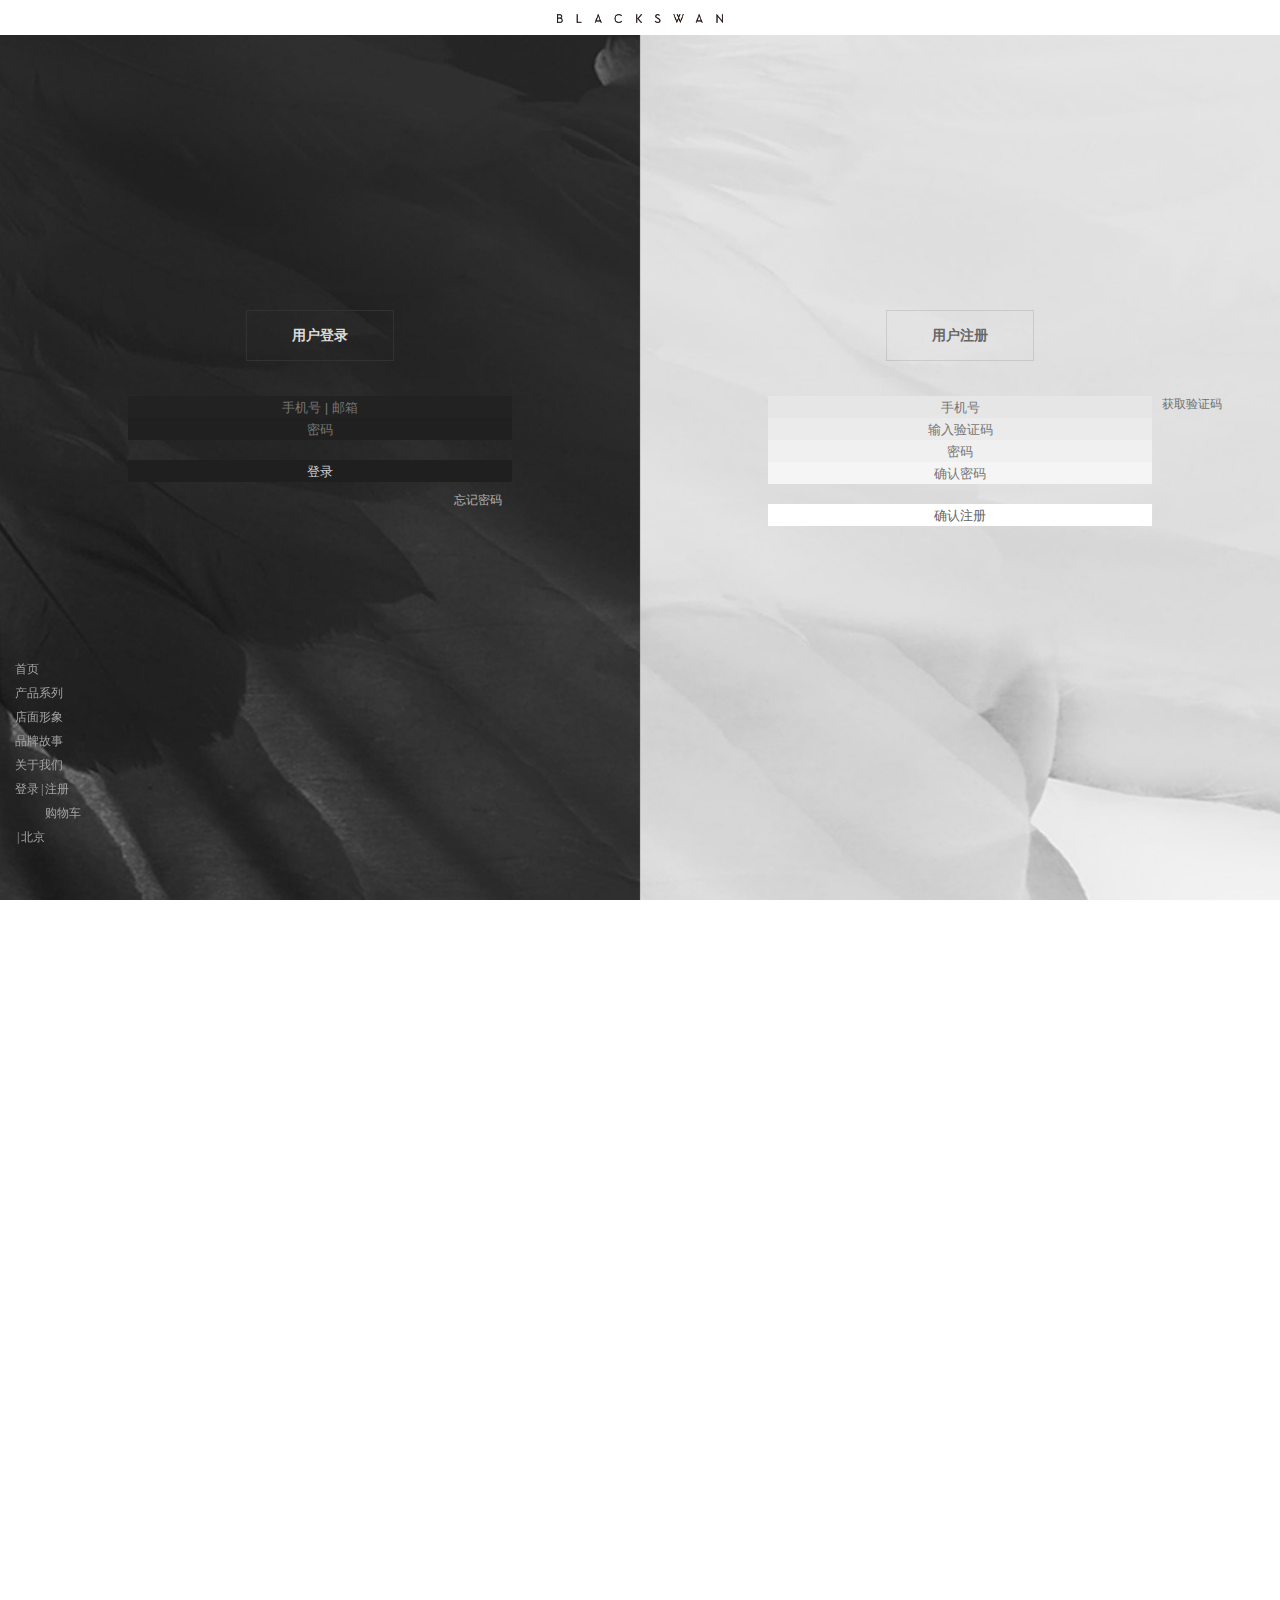
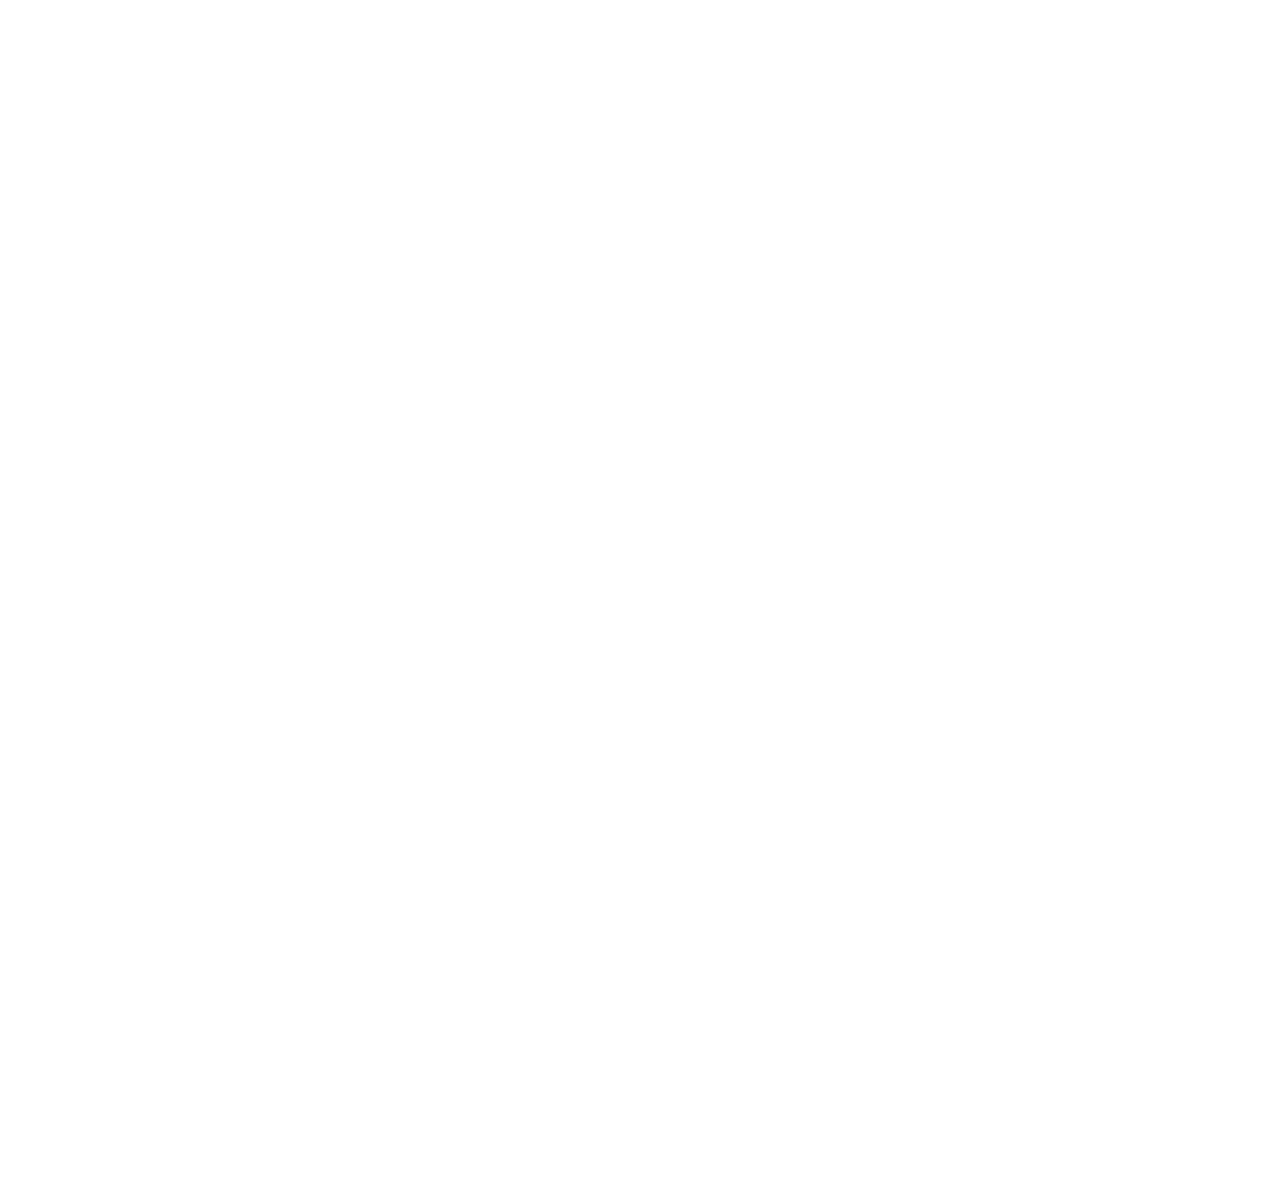
<file: html/login.html>
<!DOCTYPE html>
<html>
<head lang="en">
    <meta charset="UTF-8">
    <meta name="viewport" content="width=device-width, user-scalable=no, initial-scale=1.0, maximum-scale=1.0, minimum-scale=1.0"/>
    <title>黑天鹅蛋糕 | BLACKSWAN</title>
    <link rel="stylesheet" href="../css/basic.css" tppabs="http://121.43.231.188/yuanfang/Blackswancake/css/basic.css"/>
    <link rel="stylesheet" href="../css/login.css" tppabs="http://121.43.231.188/yuanfang/Blackswancake/css/login.css"/>
    <link rel="shortcut icon" href="../favicon.ico" tppabs="http://121.43.231.188/yuanfang/Blackswancake/favicon.ico">
    <script src="../lib/jquery/jquery-1.11.3.js" tppabs="http://121.43.231.188/yuanfang/Blackswancake/lib/jquery/jquery-1.11.3.js"></script>
</head>
<body>
<!--页面导航-->
<div class="nav">
    <ul>
        <li><a href="../index.html" tppabs="http://121.43.231.188/yuanfang/Blackswancake/index.html">首页</a></li>
        <li><a href="category.html" tppabs="http://121.43.231.188/yuanfang/Blackswancake/html/category.html">产品系列</a></li>
        <li><a href="store.html" tppabs="http://121.43.231.188/yuanfang/Blackswancake/html/store.html">店面形象</a></li>
        <li><a href="brandImage.html" tppabs="http://121.43.231.188/yuanfang/Blackswancake/html/brandImage.html">品牌故事</a></li>
        <li><a href="aboutUs.html" tppabs="http://121.43.231.188/yuanfang/Blackswancake/html/aboutUs.html">关于我们</a></li>
        <li><a href="login.html" tppabs="http://121.43.231.188/yuanfang/Blackswancake/html/login.html" class="fl">登录</a><span class="fl"> | </span><a href="login.html" tppabs="http://121.43.231.188/yuanfang/Blackswancake/html/login.html" class="fl">注册</a></li>
        <li><a href="cart.html" tppabs="http://121.43.231.188/yuanfang/Blackswancake/html/cart.html" class="fl">购物车</a><span class="fl"> | </span><a href="javascript:if(confirm(%27http://121.43.231.188/yuanfang/Blackswancake/html/selectCityPage.html  \n\nThis file was not retrieved by Teleport Pro, because the server reports that this file cannot be found.  \n\nDo you want to open it from the server?%27))window.location=%27http://121.43.231.188/yuanfang/Blackswancake/html/selectCityPage.html%27" tppabs="http://121.43.231.188/yuanfang/Blackswancake/html/selectCityPage.html" id="cityName" class="fl">北京</a></li>
    </ul>
</div>
<div class="login">
    <div class="header">
        <img src="../images/logo.png" tppabs="http://121.43.231.188/yuanfang/Blackswancake/images/logo.png" alt=""/>
    </div>
    <div class="main">
        <!--用户登录-->
        <div class="userLogin">
            <div class="userInfo">
                <h3>用户登录</h3>

                <form action="http://121.43.231.188/yuanfang/Blackswancake/html/post">
                    <input type="text" name="username" placeholder="手机号 | 邮箱" id="tel"/>
                    <input type="password" name="password" placeholder="密码" id="psw"/>
                    <input type="button" id="loginBtn" value="登录"/>
                    <a href="javascript:;" id="forget_password">忘记密码</a>
                </form>
            </div>
        </div>
        <!--用户注册-->
        <div class="userlogon">
            <div class="userInfo registration">
                <h3>用户注册</h3>

                <form action="http://121.43.231.188/yuanfang/Blackswancake/html/post">
                    <input type="text" name="mobile" value="" placeholder="手机号" id="mobileTel"/><a href="javascript:;" class="getCode">获取验证码</a>
                    <input type="text" name="mobilecode" value="" placeholder="输入验证码"/>
                    <input type="password" name="password" value="" placeholder="密码"/>
                    <input type="password" name="repassword" value="" placeholder="确认密码"/>
                    <input type="button" id="confirm" value="确认注册"/>
                </form>
            </div>
        </div>
        <!--弹出框-->
        <div class="dialog">对话框</div>
    </div>
</div>
<div class="forgetPassword login" id="findPassword">
    <div class="header">
        <img src="../images/logo.png" tppabs="http://121.43.231.188/yuanfang/Blackswancake/images/logo.png" alt=""/>
    </div>
    <div class="main">
        <!--用户登录-->
        <div class="userLogin">
            <div class="userInfo">
                <h3>手机找回密码</h3>

                <form action="http://121.43.231.188/yuanfang/Blackswancake/html/post">
                    <input type="text" name="username" value="" placeholder="手机号"/>
                    <input type="button" value="下一步"/>
                </form>
            </div>
        </div>
        <!--用户注册-->
        <div class="userlogon">
            <div class="userInfo registration">
                <h3>邮箱找回密码</h3>
                <form action="http://121.43.231.188/yuanfang/Blackswancake/html/post">
                    <input type="text" name="mobile" value="" placeholder="E-mail"/>
                    <input type="button" value="下一步"/>
                </form>
            </div>
        </div>
        <!--弹出框-->
        <div class="dialog">对话框</div>
    </div>
</div>

</body>
</html>
<script src="../js/login.js" tppabs="http://121.43.231.188/yuanfang/Blackswancake/js/login.js"></script>
</file>
<file: css/basic.css>
/*页面样式初始化和公共部分*/
/*初始化部分*/
html,
body,
h1,
h2,
h3,
h4,
h5,
h6,
hr,
p,
iframe,
dl,
dt,
dd,
ul,
ol,
li,
pre,
form,
button,
input,
textarea,
th,
td,
fieldset {
    padding: 0;
    margin: 0;
    box-sizing: border-box;
    -webkit-tap-highlight-color: transparent;
    -webkit-box-sizing: border-box;
}

body {
    font-family: "Hiragino Sans GB", "sans", "Microsoft Yahei", "Helvetica Neue", Helvetica, tahoma, arial, Verdana, sans-serif, "WenQuanYi Micro Hei", "\5B8B\4F53";
    color: #333;
    font-size: 12px;
}

a {
    text-decoration: none;
}

ul,
ol {
    list-style: none;
}

input,
textarea {
    border: none;
    resize: none;
    outline: none;
    _webkit-appearance: none;
}

img {
    display: block;
}

.clearfix {
    content: "";
    display: block;
    heihgt: 0;
    visibility: hidden;
    line-height: 0;
    clear: both;
}

.fl {
    float: left;
}

/*公共样式部分*/
/*导航条*/

.nav {
    position: fixed;
    left: 15px;
    bottom: 50px;
    color: #A3A3A3;
    z-index: 999;
}

.nav li {
    height: 24px;
}

.nav li > a {
    display: block;
    height: 24px;
    line-height: 24px;
    font-size: 12px;
    color: #A3A3A3;
}

.nav li > a:hover{
    color: #000;
}
.nav li span {
    margin: 5px 2px;
    font-family: "miscrosoft yahei";
    font-size: 12px;
    font-weight: 500;
}

.nav2 {
    position: fixed;
    left: 10px;
    top: 10px;
    width: 100px;
    z-index: 999;
}

.nav2 > .navIcon {
    width: 28px;
    height: 10px;
    background-color: #B39F8F;
    position: absolute;
    top: 0;
    left: 9px;
}

.nav2 > .navIcon::before {
    content: "";
    border: 5px solid #B39F8F;
    border-color: transparent #B39F8F transparent transparent;
    position: absolute;
    left: -10px;
    top: 0;
}

.nav2 > ul {
    position: absolute;
    top: 24px;
    left: 9px;
    display: none;
}

.nav2 > ul li > a {
    display: block;
    color: #A3A3A3;
}

.nav2 > ul li:hover > a {
    display: block;
    color: #313131;
}

.nav3 > .navIcon {
    background-color: #C7C7C7;
}

.nav3 > .navIcon::before {
    content: "";
    border: 5px solid #C7C7C7;
    border-color: transparent #C7C7C7 transparent transparent;
}

/*产品详细信息部分样式*/
.newProducts {
    width: 100%;
    height: 100%;
}

.newProducts > ul {
    width: 100%;
    height: 100%;
}

.newProducts > ul > li {
    width: 100%;
    height: 100%;
    /* background-image: url(../images/75_thumb_G_1448003100285.jpg); */
    background-size: 100% 100%;
    background-repeat: no-repeat;
    position: relative;
    overflow: hidden;
}

.newProducts > ul > li > .productsDetails {
    width: 53.7%;
    position: absolute;
    /* top: 22%;
    left: 59.4%; */
    text-align: center;
    color: #7d7d7d;

}

.newProducts > ul > li > .productsDetails > h3 {
    font: 600 12px/19px "microsoft yahei";
    width: 118px;
    padding: 8px;
    border: 1px solid #d1d1d1;
    margin-bottom: 15px;
    display: inline-block;
}

.newProducts > ul > li > .productsDetails > span {
    display: block;
    font-family: "simsun";
}

.newProducts > ul > li > .productsDetails > p {
    font: 12px/20px "microsoft yahei";
}

.newProducts > ul > li > .productsDetails > .smallLogo {
    padding-bottom: 10px;
    width: 100%;
}

.newProducts > ul > li > .productsDetails > .smallLogo > img {
    display:inline-block;
    width: 130px;
    height: 7px;
}
</file>
<file: css/index.css>
html,body{
    position: relative;
    width: 100%;
    height: 100%;
    background: url('../images/01.jpg')/*tpa=http://121.43.231.188/yuanfang/Blackswancake/images/01.jpg*/;
    background-size: cover;
    background-repeat: no-repeat;
    background-position: center center;
    overflow: hidden;
}
/*ҳ��logo*/
.mainLogo{
    position: absolute;
    top:10%;
    width: 100%;
    height: 100%;
    background: url('../images/logo1.png')/*tpa=http://121.43.231.188/yuanfang/Blackswancake/images/logo1.png*/ 50% 14.1% /230px no-repeat;
}
</file>
<file: css/citySelectPage.css>
body,html{
    position: relative;
    width: 100%;
    height: 100%;
    background-image: url('../images/03.jpg')/*tpa=http://121.43.231.188/yuanfang/Blackswancake/images/03.jpg*/;
    background-size: cover;
    background-position: top center;
}
/*��ʾ���صĶ�̬ͼƬ*/
.loging{
    position:fixed;
    top:50%;
    left:50%;
    width: 60px;
    height: 60px;
    margin-left :-30px;
    margin-top:-30px;
    background:url('../images/loging.gif')/*tpa=http://121.43.231.188/yuanfang/Blackswancake/images/loging.gif*/ no-repeat;
    display: none;
    z-index: 9999;
}
/*��ҳ���ֲ�*/
.index_mask{
    position: absolute;
    width: 100%;
    height: 100%;
    background: rgba(255,255,255,1);
    display: none;
    z-index: 2;
}
/*��ҳ���岿��---����ѡ��������*/
.main{
    background: url('../images/logo1.png')/*tpa=http://121.43.231.188/yuanfang/Blackswancake/images/logo1.png*/ 50% 14% / 224px no-repeat;
    position: relative;
    width: 100%;
    height: 100%;
    opacity: 0;
}
.main>.cities{
    width: 210px;
    height: 27px;
    border:1px solid #F1F0EE;
    color:#A3A3A3;
    font:12px/25px "microsoft yahei";
    position:absolute;
    top:30%;
    left:50%;
    margin-left:-111px;
    padding-left:10px;
    position: relative;
}
.main>.cities .dropMenu_arrow{
    border:5px solid #9A9A9A;
    border-color:#9A9A9A transparent transparent;
    position: absolute;
    right:10px;
    top:10px;
    display: block;
}
.main>.cities>.cityList{
    width: 222px;
    position: absolute;
    top:26px;
    left:-1px;
    display: none;
}
.main>.cities>.cityList li{
    width: 222px;
    height: 24px;
    background: rgba(255, 255, 255, 0.5);
    font:12px/23px "microsoft yahei";
    padding-left:14px;
    border:1px solid #F1F0EE;
    border-top:none;

}
</file>
<file: css/aboutUs.css>
html,body{
    width: 100%;
    height: 100%;
    position: absolute;
    top:0;
    left:0;
    overflow: hidden;
}
body{
    background-image: url(../images/33.jpg)/*tpa=http://121.43.231.188/yuanfang/Blackswancake/images/33.jpg*/;
    background-repeat: no-repeat;
    -webkit-background-size: cover;
    background-size: cover;
    background-position: top center;
}
.aboutUs{
    position: absolute;
    left:50%;
    bottom:8%;
    width: 80%;
    margin-left:-40%;
    text-align: center;
    color:#fff;
}
.aboutUs>h3{
    font-size: 16px;
}
.aboutUs>a{
    display: inline-block;
    border:1.5px solid #fafafa;
    cursor: pointer;
    padding: 8px;
    margin-bottom: 15px;
    color:#fff;
    cursor: pointer;
}
.contact>.weiBo,
.contact>.weChat{
    display: inline-block;
    margin:0 10px;
    cursor: pointer;
}
.aboutUs>.contact{
    margin:15px 0;
}
.contact>.weiBo{
    width: 38px;
    height: 31px;
    background: url(../images/ico-wb.png)/*tpa=http://121.43.231.188/yuanfang/Blackswancake/images/ico-wb.png*/ no-repeat center center;
}
.contact>.weChat{
    width: 41px;
    height: 33px;
    position: relative;
    background: url(../images/ico-wx.png)/*tpa=http://121.43.231.188/yuanfang/Blackswancake/images/ico-wx.png*/ no-repeat center center;
}
.weChat>.code{
    display: none;
    position: absolute;
    left:0;
    bottom: 0;
    width: 150px;
    height: 150px;
    padding:5px;
    background: url(../images/qrcode_for_gh_fdd6b9e06cec_344.jpg)/*tpa=http://121.43.231.188/yuanfang/Blackswancake/images/qrcode_for_gh_fdd6b9e06cec_344.jpg*/ no-repeat center center #fff;
}
</file>
<file: css/afternoonTea.css>
html, body {
    cursor: default;
    width: 100%;
    height: 100%;
    position: absolute;
    overflow: hidden;
}

.afternoonTea {
    width: 100%;
    height: 100%;
    position: relative;
}
.afternoonTea>.arrows{
    position: absolute;
    width: 100%;
    height: 80px;
    top: 50%;
    margin-top: -40px;
    z-index: 9999;
}
.afternoonTea>.arrows>.arrow_next,
.afternoonTea>.arrows>.arrow_prev{
    position: absolute;
    display: block;
    width: 32px;
    height: 32px;
    top:50%;
    margin-top: -16px;
}
.afternoonTea>.arrows>.arrow_next{
    background: url(../images/right.png)/*tpa=http://121.43.231.188/yuanfang/Blackswancake/images/right.png*/ no-repeat;
    right:20px;
}
.afternoonTea>.arrows>.arrow_prev{
    background: url(../images/left.png)/*tpa=http://121.43.231.188/yuanfang/Blackswancake/images/left.png*/ no-repeat;
    left:20px;
}

.afternoonTea > .teaPros {
    width: 100%;
    height: 100%;
}

.afternoonTea > .teaPros .productsDetails {
    width: 600px;
}

.afternoonTea > .teaPros > ul {
    width: 100%;
    height: 100%;
}

.afternoonTea > .teaPros > ul > li {
    width: 100%;
    height: 100%;
    background-position: center left;
    opacity: 0;
    position: absolute;

}
.afternoonTea > .teaPros > ul > li.active{
    opacity: 1;
}

.afternoonTea > .teaPros > ul > li:nth-child(1) {
    background-image: url(../images/110_thumb_G_1447139073706.jpg)/*tpa=http://121.43.231.188/yuanfang/Blackswancake/images/110_thumb_G_1447139073706.jpg*/;
    background-position: center center;
}

.afternoonTea > .teaPros > ul > li:nth-child(2) {
    background-image: url(../images/111_thumb_G_1447646231040.jpg)/*tpa=http://121.43.231.188/yuanfang/Blackswancake/images/111_thumb_G_1447646231040.jpg*/;
}

.afternoonTea > .teaPros > ul > li:nth-child(3) {
    background-image: url(../images/113_thumb_G_1449210756635.jpg)/*tpa=http://121.43.231.188/yuanfang/Blackswancake/images/113_thumb_G_1449210756635.jpg*/;
}

.afternoonTea > .teaPros > ul > li:nth-child(4) {
    background-image: url(../images/112_thumb_G_1447660432824.jpg)/*tpa=http://121.43.231.188/yuanfang/Blackswancake/images/112_thumb_G_1447660432824.jpg*/;
}

.afternoonTea > .teaPros > ul > li:nth-child(5) {
    background-image: url(../images/117_thumb_G_1447566170857.jpg)/*tpa=http://121.43.231.188/yuanfang/Blackswancake/images/117_thumb_G_1447566170857.jpg*/;
}

.afternoonTea > .teaPros > ul > li:nth-child(6) {
    background-image: url(../images/119_thumb_G_1447662638593.jpg)/*tpa=http://121.43.231.188/yuanfang/Blackswancake/images/119_thumb_G_1447662638593.jpg*/;
}

.afternoonTea > .teaPros > ul > li:nth-child(7) {
    background-image: url(../images/114_thumb_G_1447566220890.jpg)/*tpa=http://121.43.231.188/yuanfang/Blackswancake/images/114_thumb_G_1447566220890.jpg*/;
}

.newProducts > ul > li > .productsDetails > .smallLogo {
    width: 600px;
}

.afternoonTea > .teaPros > ul > li:nth-child(1) > .productsDetails {
    top: 62%;
    left: 1%;
    color: rgb(153, 153, 153);
}

.afternoonTea > .teaPros > ul > li:nth-child(2) > .productsDetails {
    top: 62%;
    left: 1%;
}

.afternoonTea > .teaPros > ul > li:nth-child(3) > .productsDetails {
    top: 42%;
    left: 65%;
    width: 100%;
    text-align: left;
    color: rgb(192, 192, 192);
}

.afternoonTea > .teaPros > ul > li:nth-child(4) > .productsDetails {
    top: 62%;
    left: 70%;
    color: #fff;
}

.afternoonTea > .teaPros > ul > li:nth-child(5) > .productsDetails {
    top: 42%;
    left: 9%;
    color: #fff;
}

.afternoonTea > .teaPros > ul > li:nth-child(6) > .productsDetails {
    top: 2%;
    left: 70%;
    color: rgb(193, 193, 193);
}

.afternoonTea > .teaPros > ul > li:nth-child(7) > .productsDetails {
    top: 42%;
    left: 43%;
}
</file>
<file: css/cart.css>
html,body{
    width: 100%;
    height: 100%;
    position: absolute;
    top:0;
    left:0;
    overflow: visible;
    color:#7d7d7d;
}
.cart{
    width: 100%;
    height: 100%;
    position: relative;
}
.cart>.header{
    position: fixed;
    top:0;
    left:0;
    width: 100%;
    height: 25px;
    padding:5px 0;
    text-align: center;
    z-index: 10;
}
.header>img{
    display: inline-block;
    width: 166px;
    margin-top:9px;
}
.main{
    width: 100%;
    height: 100%;
    position: relative;
    top:0;
    left:0;
    padding-top:35px;
    background-image: url(../images/08.jpg)/*tpa=http://121.43.231.188/yuanfang/Blackswancake/images/08.jpg*/;
    background-repeat: no-repeat;
    background-position: top center;
    -webkit-background-size: cover;
    background-size: cover;
    box-sizing: border-box;
    background-clip: content-box;
}
.cartPro{
    width: 700px;
    margin:0 auto;
    padding:40px 0;
}
.cartPro>h3{
    text-align: center;
    margin:20px 0;
}
.cartPro>.pros{
    text-align: center;
    margin: 10px 0;
    padding:6px 0;
    border-bottom: 1px solid #898989;
    border-top:1px solid #898989;
}
.cartPro>.cartBox dl{
    height: 29px;
    overflow: hidden;
}
.cartPro>.cartBox dl>dt{
    width: 14%;
    float:left;
    padding: 5px 0 5px 20px;
}
.cartPro>.cartBox dl>dt+dt{
    border-left: 1px solid #a8a8a8;
}
.line{
    height: 30px;
    width: 100%;
    background-color: #dcdcdc;
    margin:20px 0;
}
.auxiliary{
    text-align: center;
    margin:10px 0;
    border-top:1px solid #898989;
    border-bottom: 1px solid #898989;
    padding:6px 0;
}
.auxiliaryBox{
    margin-bottom: 20px;
}
.auxiliaryBox>dl{
    overflow: hidden;
    position: relative;
}
.auxiliaryBox>dl>dt{
    float: left;
}
.auxiliaryBox>dl>dt.addDishes{
    width: 80%;
}
.auxiliaryBox>dl>dt.count{
    width: 19%;
    float:right;
    border-left: 1px solid #a8a8a8;
    padding-left: 20px;
}
.auxiliaryBox>dl.total{
    margin-top: 10px;
}
.auxiliaryBox>dl.total>dt.all{
    text-align: right;
    background-color: #f4f4f4;
    height: 30px;
    line-height: 30px;
    padding-right: 20px;
}
.auxiliaryBox>dl.total>dt.price{
    width: 19%;
    height: 30px;
    line-height: 30px;
    background-color: #eaeaea;
    float:right;
    border:none;
}
.nextStep{
    width: 100%;
    line-height: 30px;
    background-color: #efefef;
    text-align: center;
}
.nextStep>a{
    display: block;
    width: 100%;
    height: 100%;
    color:#7d7d7d;
}
.fushu{
    width: 100%;
    height: 35px;
    position: absolute;
    bottom:0;
    left:0;
    text-align: center;
    line-height: 25px;
    background-color: #fff;
    cursor: pointer;
}
.fushu>a{
    display: block;
    width: 100%;
    height: 25px;
    color:#7d7d7d;
}
.fushu>span{
    display: block;
    width: 100%;
    height: 10px;
    background: url(../images/dow.png)/*tpa=http://121.43.231.188/yuanfang/Blackswancake/images/dow.png*/ no-repeat center;
    -webkit-background-size: 10px;
    background-size: 10px;
}
.fushuPage{
    width: 100%;
    height: 100%    ;
    background: url(../images/4_thumb_G_1447813271844.jpg)/*tpa=http://121.43.231.188/yuanfang/Blackswancake/images/4_thumb_G_1447813271844.jpg*/ no-repeat top center;
    background-size: cover;
    position: absolute;
    overflow: hidden;
}
.fushuPage>.newProducts{
    top:32%;
    left:22.90%;
    position: absolute;
    width: 300px;
}
.qty>span{
    display: inline-block;
    width: 20px;
    height: 18px;
    border:1px solid #ccc;
    text-align: center;
    cursor: pointer;
    font:700 16px/15px "microsoft yahei";
}
.qty>input{
    width: 27px;
    height: 18px;
    text-align: center;
    border:1px solid #eee;
    margin-top:-3px;
    line-height: 16px;
}
.qty>.buy{
    width: 85px;
    height: 30px;
    background-color: #f8f8f8;
    line-height: 30px;
    margin: 0 auto;
    margin-top: 15px;
    text-align: center;
}
.qty>.buy>a{
    color: #7d7d7d;
}
</file>
<file: css/desserts.css>
html, body {
    cursor: default;
    width: 100%;
    height: 100%;
    position: absolute;
   overflow:scroll;
    overflow-x: hidden;
    overflow-y:hidden;
}
body{
    overflow-y:visible;
}

.desserts {
    width: 100%;
    height: 100%;
}

.desserts > .dessertsPros {
    width: 100%;
    height: 100%;
}

/*.iceCream>.iceCreamPros>ul{
    width: 100%;
    height: 100%;
}*/
.desserts > .dessertsPros > ul > li:nth-child(1) {
    background-image: url(../images/90_thumb_G_1448006165626.jpg)/*tpa=http://121.43.231.188/yuanfang/Blackswancake/images/90_thumb_G_1448006165626.jpg*/;
}

.desserts > .dessertsPros > ul > li:nth-child(2) {
    background-image: url(../images/43_thumb_G_1448006210047.jpg)/*tpa=http://121.43.231.188/yuanfang/Blackswancake/images/43_thumb_G_1448006210047.jpg*/;
}

.desserts > .dessertsPros > ul > li:nth-child(3) {
    background-image: url(../images/91_thumb_G_1448006361571.jpg)/*tpa=http://121.43.231.188/yuanfang/Blackswancake/images/91_thumb_G_1448006361571.jpg*/;
}

.desserts > .dessertsPros > ul > li:nth-child(4) {
    background-image: url(../images/55_thumb_G_1448006394990.jpg)/*tpa=http://121.43.231.188/yuanfang/Blackswancake/images/55_thumb_G_1448006394990.jpg*/;
}

.desserts > .dessertsPros > ul > li:nth-child(1) > .productsDetails {
    top: 15%;
    left: 5%;
    color: rgb(192, 192, 192);
}
.desserts > .dessertsPros > ul > li:nth-child(1) > .productsDetails>h3{
    width: 150px;
}

.desserts > .dessertsPros > ul > li:nth-child(2) > .productsDetails {
    top: 20%;
    left: -15%;
}

.desserts > .dessertsPros > ul > li:nth-child(3) > .productsDetails {
    top:62%;
    left: 70%;
    width: 100%;
    text-align: left;
}
.desserts > .dessertsPros > ul > li:nth-child(3) > .productsDetails>.smallLogo {
    width: 100%;
    /*text-align: center;*/
}


.desserts > .dessertsPros > ul > li:nth-child(4) > .productsDetails {
    top:62%;
    left: 5%;
}
</file>
<file: css/iceCream.css>
html, body {
    cursor: default;
    width: 100%;
    height: 100%;
    position: absolute;
    overflow: visible;
}

.iceCream {
    width: 100%;
    height: 100%;
}

.iceCream > .iceCreamPros {
    width: 100%;
    height: 100%;
}

/*.iceCream>.iceCreamPros>ul{
    width: 100%;
    height: 100%;
}*/
.iceCream > .iceCreamPros > ul > li:nth-child(1) {
    background-image: url(../images/44_thumb_G_1448005044211.jpg)/*tpa=http://121.43.231.188/yuanfang/Blackswancake/images/44_thumb_G_1448005044211.jpg*/;
}

.iceCream > .iceCreamPros > ul > li:nth-child(2) {
    background-image: url(../images/45_thumb_G_1448005734423.jpg)/*tpa=http://121.43.231.188/yuanfang/Blackswancake/images/45_thumb_G_1448005734423.jpg*/;
}

.iceCream > .iceCreamPros > ul > li:nth-child(3) {
    background-image: url(../images/88_thumb_G_1448005754700.jpg)/*tpa=http://121.43.231.188/yuanfang/Blackswancake/images/88_thumb_G_1448005754700.jpg*/;
}

.iceCream > .iceCreamPros > ul > li:nth-child(4) {
    background-image: url(../images/89_thumb_G_1446793283491.jpg)/*tpa=http://121.43.231.188/yuanfang/Blackswancake/images/89_thumb_G_1446793283491.jpg*/;
}

.iceCream > .iceCreamPros > ul > li:nth-child(1) > .productsDetails {
    top: 15%;
    left: 10%;
}

.iceCream > .iceCreamPros > ul > li:nth-child(1) > .productsDetails > h3 {
    width: 150px;
}

.iceCream > .iceCreamPros > ul > li:nth-child(2) > .productsDetails {
    right: -4%;
    bottom: 10%;
}

.iceCream > .iceCreamPros > ul > li:nth-child(3) > .productsDetails {
    bottom: 5%;
    left: 0;
    width: 100%;
    /*text-align: center;*/
}

.iceCream > .iceCreamPros > ul > li:nth-child(3) > .productsDetails > .smallLogo {
    width: 100%;
    /*text-align: center;*/
}

.iceCream > .iceCreamPros > ul > li:nth-child(4) > .productsDetails {
    top: 50%;
    left: -12%;
}
</file>
<file: css/login.css>
html,body{
    width: 100%;
    height: 100%;
    position: absolute;
    top:0;
    left:0;
    overflow: hidden;
}
.nav:hover li > a {
    color: #fff;
}
.nav li > a:hover {
    color: #a3a3a3;
}

.login{
    width: 100%;
    height: 100%;
}
.login>.header{
    position: fixed;
    top:0;
    left:0;
    width: 100%;
    height: 25px;
    padding:5px 0;
    text-align: center;
    z-index: 10;
}
.header>img{
    display: inline-block;
    width: 166px;
    margin-top:9px;
}
.main{
    width: 100%;
    height: 100%;
    position: relative;
    top:0;
    left:0;
    padding-top:35px;
    background-image: url(../images/22.jpg)/*tpa=http://121.43.231.188/yuanfang/Blackswancake/images/22.jpg*/;
    background-repeat: no-repeat;
    background-position: top center;
    -webkit-background-size: cover;
    background-size: cover;
    box-sizing: border-box;
    background-clip: content-box;
}
.main>.dialog{
    position: fixed;
    top:50%;
    left:50%;
    margin-top:-24px;
    margin-left:-74px;
    text-align: center;
    width: 148px;
    height: 48px;
    font:500 14px/48px "microsoft yahei";
    background: rgba(0, 0, 0, 0.5);
    color:#fff;
    border-radius:5px;
    display: none;
    z-index: 100000;
}
.main>.userLogin,
.main>.userlogon{
    width: 50%;
    height: 100%;
   float:left;
    padding-top:40%;
    text-align: center;
    position: relative;
}
.userLogin>.userInfo,
.userlogon>.userInfo,
.userlogon>.registration{
    width: 60%;
    position: absolute;
    top:20%;
    left:50%;
    margin-left:-30%;
}
.userInfo>h3{
    border:1px solid #323232;
    color:#dbdbdb;
    display: inline-block;
    padding:15px 45px;
    margin-bottom: 35px;
}
.userInfo>form{
    display: block;
}
.userInfo>form>input{
    display:block;
    width: 100%;
    height: 22px;
    line-height: 22px;
    text-align: center;
    line-height: 1.6em;
    background-color: #222;
    color:#d0d0d0;
}
.userInfo>form>input:nth-child(2){
    background-color: #202020;
    margin-bottom: 20px;
}
.userInfo>form>input:nth-child(3){
    background-color: #1f1f1f;
    margin-bottom:10px;
    cursor: pointer;
}
.userInfo a{
    display: block;
    padding:0 10px;
    color:#b2b2b2;
    text-align: right;
}
.registration>h3{
    color:#676767;
    border:1px solid rgba(0,0,0,0.1)
}
.registration>form>input:nth-child(1){
    background-color:#e6e6e6;
    color:#6d6d6d;
}
.registration>form>input:nth-child(3){
    background-color:#ebebeb;
    color:#888888;
    margin-bottom: 0;
    cursor: text;
}
.registration>form>input:nth-child(4){
    background-color:#f0f0f0;
    color:#7a7a7a;
    margin-bottom: 0;
}
.registration>form>input:nth-child(5){
    background-color:#f5f5f5;
    color:#6d6d6d;
    margin-bottom: 20px;
}
.registration>form>input:nth-child(6){
    background-color:#fff;
    color:#626262;
    cursor: pointer;
}
.registration>form{
    position: relative;
}
.registration>form>.getCode{
    position: absolute;
    right:-80px;
    top:0;
    color:#707070;
}
.forgetPassword .userInfo>form>input{
    margin-bottom: 10px;
}
.forgetPassword .userInfo>form>input{
    background-color: #222;
    color:#d0d0d0;
}
.forgetPassword .registration>form>input{
    background-color: #e6e6e6;
    color:#626262;
}
</file>
